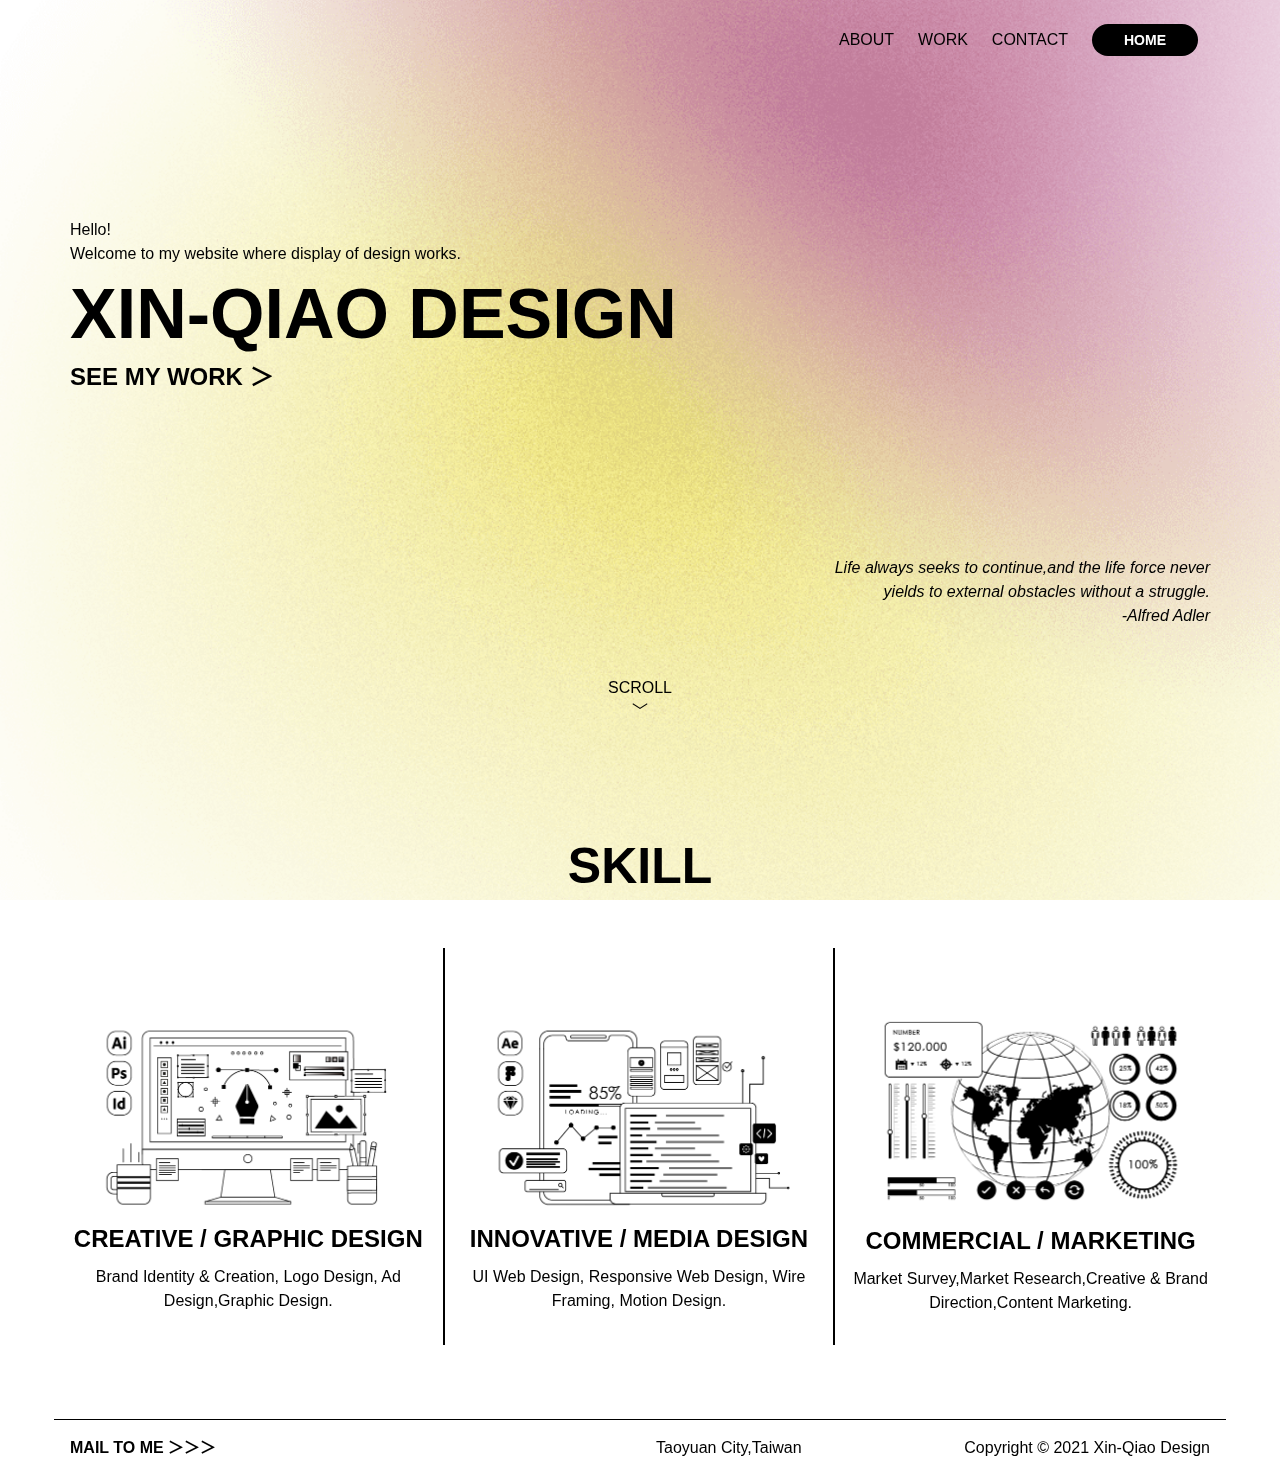
<file: index.html>
<!DOCTYPE html>
<html lang="zh-TW">
<head>
	<meta charset="UTF-8">
	<meta name="viewport" content="width=device-width, initial-scale=1.0">
	<title>Xin-Qiao Design</title>
	<link rel="apple-touch-icon" sizes="180x180" href="favicon_io/apple-touch-icon.png">
	<link rel="icon" type="image/png" sizes="32x32" href="favicon_io/favicon-32x32.png">
	<link rel="icon" type="image/png" sizes="16x16" href="favicon_io/favicon-16x16.png">
	<link rel="manifest" href="favicon_io/site.webmanifest">
	<!-- CSS -->
	<link rel="stylesheet" href="css/base.css">
	<link rel="stylesheet" href="css/layout.css">
	<link rel="stylesheet" href="css/animate.css">
	<link rel="stylesheet" href="css/component.css">


</head>
<body>
	<div class="wrapper">
		<!-- Start bg -->
		<div class="bg"></div>
		<!-- End bg -->

		<!-- Start header -->
		<div class="navbar u-clearfix">
			<div class="container">
				<div class="logo navbar__logo">
					<a href="index.html" class="logo__image"></a>
				</div>
				<div class="nav navbar__nav">
					<a href="#popup-menu" class="menu-toggle">
						<i class="icon fa fa-bars" aria-hidden="true"></i>
					</a>
					<ul id="popup-menu" class="menu menu--horizontal u-clearfix responsive-popup">
						<a href="#!" class="responsive-popup-close">
							<i class="icon fa fa-times" aria-hidden="true"></i>
						</a>
						<li><a class="menu__item" href="about.html">ABOUT</a></li>
						<li><a class="menu__item" href="work.html">WORK</a></li>
						<li><a class="menu__item" href="contact.html">CONTACT</a></li>
						<li>
							<div class="menu__item">
								<a class="btn btn--sm item__home" href="index.html">HOME</a>
							</div>
						</li>
					</ul>
				</div>
			</div>	
		</div>
		<!-- End header -->

		<!-- Start main -->
		<section>

			<!-- Start quote -->
			<div class="quote container">
				<div class="wow fadeInLeftBig">
					<h6 class="text--xs">Hello!<br>Welcome to my website where display of design works.</h6>
					<h3 class="text--lg">XIN-QIAO DESIGN</h3>
					<p><a href="work.html" class="text--sm text-btn seemore">SEE MY WORK ＞</a></p>
				</div>
				
				<div class="wow fadeInRightBig">
					<div class="u-mt-160">
						<h6 class="text--xs u-text-right quote-right">Life always seeks to continue,and the life force never<br>yields to external obstacles without a struggle.<br>-Alfred Adler</h6>
					</div>
				</div>	

				<div class="scroll wow slideInDown u-mt-48" data-wow-delay="1s" data-wow-iteration="10">
					<p class="text--xs u-text-center">SCROLL<br>﹀</p>
				</div>				
			</div>
			<!-- End quote -->


			<!-- Start skill -->
			<!-- <div class="skill"> -->
				<div class="container">
					<div class="wow slideInUp" data-wow-offset="10">
						<h3 class="text--md u-text-center u-mb-48">SKILL</h1>
						<div class="row u-mb-72">
							<div class="skill">
								<div class="col-sm-4 skill-box">
									<div class="thumbnail">
										<div class="imgbox">
											<div class="imgbox__inner imgbox__inner-4-3">
												<div class="images" style="background-image: url(images/skill-graphic.png);"></div>
											</div>
										</div>
										<div class="skill-info">
											<h3 class="text--sm u-text-center">CREATIVE / GRAPHIC DESIGN</h3>
											<h6 class="text--xs u-text-center">Brand Identity & Creation, Logo Design, Ad Design,Graphic Design.</h6>
										</div>
									</div>
								</div>
								<div class="col-sm-4 skill-box">
									<div class="thumbnail">
										<div class="imgbox">
											<div class="imgbox__inner imgbox__inner-4-3">
												<div class="images" style="background-image: url(images/skill-ui.png);"></div>
											</div>
										</div>
										<div class="skill-info">
											<h3 class="text--sm u-text-center">INNOVATIVE / MEDIA DESIGN</h3>
											<h6 class="text--xs u-text-center">UI Web Design, Responsive Web Design, Wire Framing, Motion Design.</h6>
										</div>
									</div>
								</div>	
								<div class="col-sm-4">
									<div class="thumbnail">
										<div class="imgbox">
											<div class="imgbox__inner imgbox__inner-4-3">
												<div class="images" style="background-image: url(images/skill-marketing.png);"></div>
											</div>
										</div>
										<div class="skill-info">
											<h3 class="text--sm u-text-center">COMMERCIAL / MARKETING</h3>
											<h6 class="text--xs u-text-center">Market Survey,Market Research,Creative & Brand Direction,Content Marketing.</h6>
										</div>
									</div>
								</div>	
							</div>														
						</div>
					</div>
				</div>
			<!-- </div> -->
			<!-- End skill -->

		</section>
		<!-- End main -->


		<!-- Start footer -->
		<footer class="footer">
			<div class="container footer-line clearfix">
				<div class="row">
					<div class="col-lg-6 col-sm-4">
						<p class="text--xs text--bold"><a href="mailto:cherry870721@gmail.com" class="textme">MAIL TO ME ＞＞＞</a></p>
					</div>
					<div class="col-lg-3 col-sm-3">
						<p class="text--xs">Taoyuan City,Taiwan</p>
					</div>
					<div class="col-lg-3 col-sm-5 footer-right">
						<p class="text--xs">Copyright © 2021 Xin-Qiao Design</p>
					</div>
				</div>			
			</div>
		</footer>
		<!-- End footer -->


	</div>

	<!-- javascript -->
	<script src="js/wow.min.js"></script>
	<script>
	new WOW().init();
	</script>

	
</body>
</html>
</file>
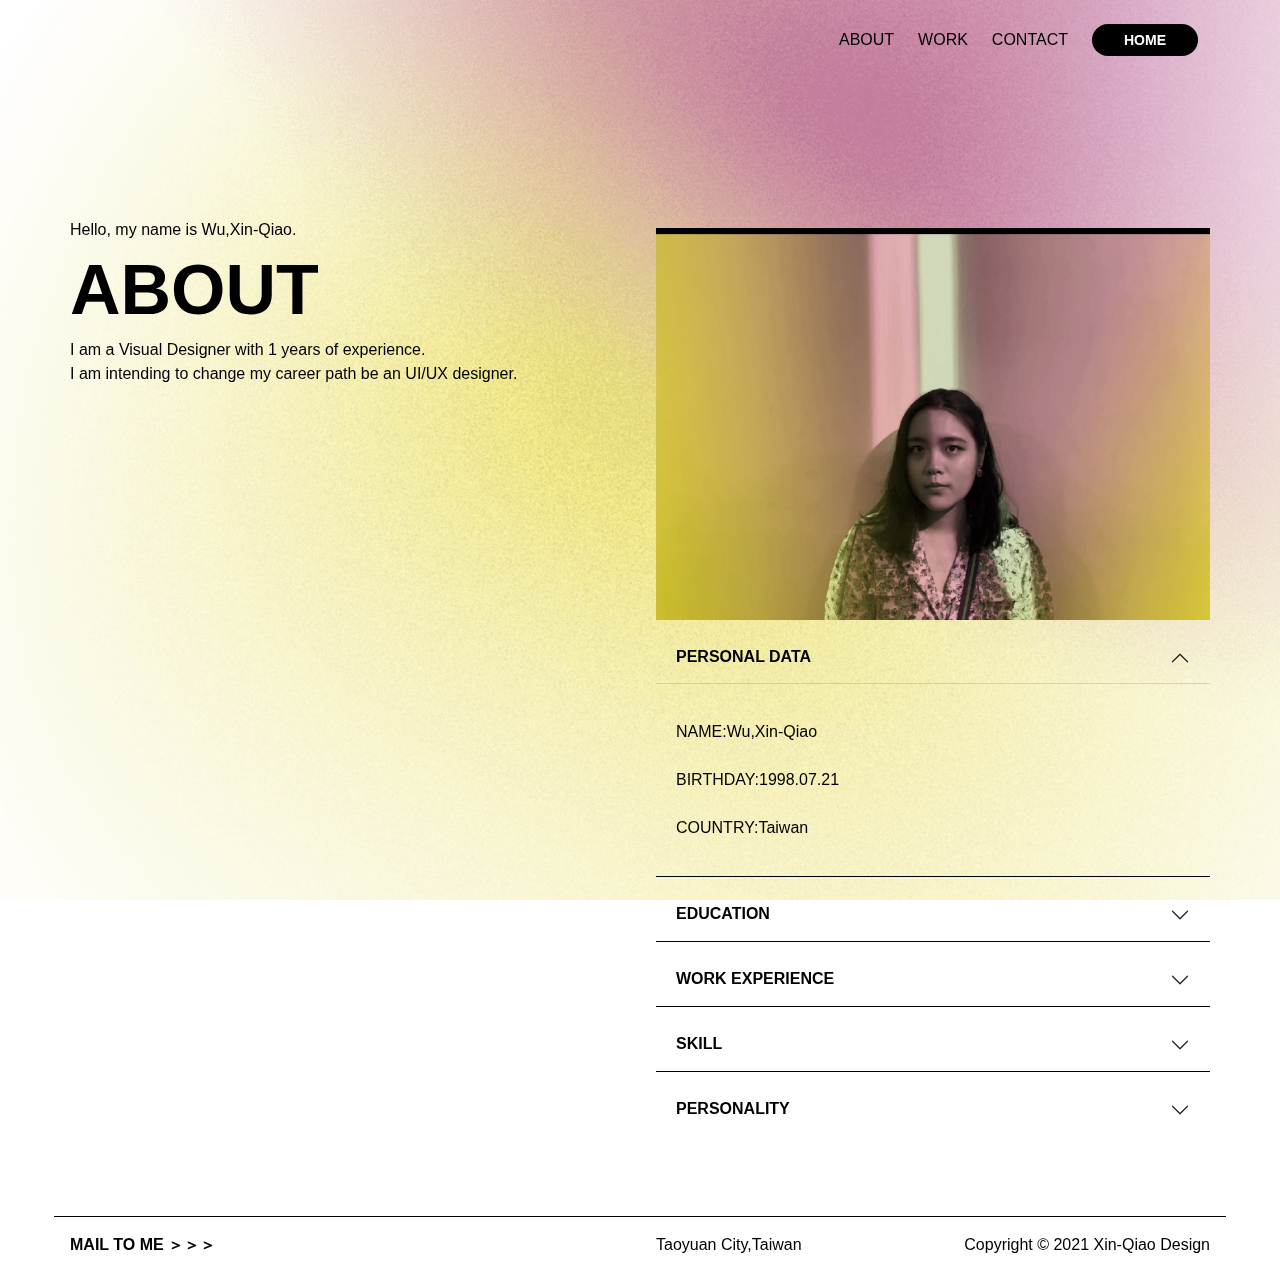
<file: about.html>
<!DOCTYPE html>
<html lang="en">
<head>
	<meta charset="UTF-8">
	<meta name="viewport" content="width=device-width, initial-scale=1.0">
	<title>Xin-Qiao Design - About</title>
	<meta name="description" content="Xin-Qiao Design,The website where displays of design works, including UI/UX Design, Graphic Design, Package Design and Film.">
	<link rel="apple-touch-icon" sizes="180x180" href="favicon_io/apple-touch-icon.png">
	<link rel="icon" type="image/png" sizes="32x32" href="favicon_io/favicon-32x32.png">
	<link rel="icon" type="image/png" sizes="16x16" href="favicon_io/favicon-16x16.png">
	<link rel="manifest" href="favicon_io/site.webmanifest">
	<!-- CSS -->
	<link rel="stylesheet" href="css/base.css">
	<link rel="stylesheet" href="css/layout.css">
	<link rel="stylesheet" href="css/animate.css">
	<link rel="stylesheet" href="css/component.css">
	
	<!-- Accordion-js -->
    <script src="https://cdn.jsdelivr.net/npm/bootstrap@5.0.0/dist/js/bootstrap.bundle.min.js"></script>

    <!-- user-select -->
	<style>
	body {
	-webkit-user-select:none;
	-webkit-touch-callout:none;
	-moz-user-select: none;
	}
	</style>

</head>
<body>
	<div class="wrapper">
		<!-- Start bg -->
		<div class="bg"></div>
		<!-- End bg -->

		<!-- Start header -->
		<div class="navbar u-clearfix">
			<div class="container">
				<div class="logo navbar__logo">
					<a href="index.html" class="logo__image"></a>
				</div>
				<div class="nav navbar__nav">
					<a href="#popup-menu" class="menu-toggle">
						<i class="icon fa fa-bars" aria-hidden="true"></i>
					</a>
					<ul id="popup-menu" class="menu menu--horizontal u-clearfix responsive-popup">
						<a href="#!" class="responsive-popup-close">
							<i class="icon fa fa-times" aria-hidden="true"></i>
						</a>
						<li><a class="menu__item" href="about.html">ABOUT</a></li>
						<li><a class="menu__item" href="work.html">WORK</a></li>
						<li><a class="menu__item" href="contact.html">CONTACT</a></li>
						<li>
							<div class="menu__item">
								<a class="btn btn--sm item__home" href="index.html">HOME</a>
							</div>
						</li>
					</ul>
				</div>
			</div>	
		</div>
		<!-- End header -->

		<!-- Start main -->
		<section>

			<!-- Start portfil -->
			<div class="quote">
				<div class="container">
					<div class="row">
						<div class="col-sm-6">
							<div class="wow fadeInLeftBig">
								<h6 class="text--xs">Hello, my name is Wu,Xin-Qiao.</h6>
								<h3 class="text--lg">ABOUT</h3>
								<h6 class="text--xs">I am a  Visual Designer with 1 years of experience.<br>I am intending to change my career path be an UI/UX designer.
								</h6>
							</div>
						</div>
						<div class="col-sm-6">
							<div class="imgbox">
								<div class="imgbox__inner imgbox__inner-4-3">
									<div class="images" style="background-image: url(images/about_photo.jpg);"></div>
								</div>
							</div>

							<!-- Accordion Start -->
							<div class="accordion accordion-flush accrodion-my" id="myAccordion">
					        <div class="accordion-item">
					          <h2 class="accordion-header" id="heading1">
					            <button class="accordion-button" type="button" data-bs-toggle="collapse" data-bs-target="#collapse1">
					              PERSONAL DATA</button>
					          </h2>
					          <div id="collapse1" class="accordion-collapse collapse show" data-bs-parent="#myAccordion">
					            <div class="accordion-body">
					            	<p>NAME:Wu,Xin-Qiao</p>
									<p>BIRTHDAY:1998.07.21</p>
									<p>COUNTRY:Taiwan</p>
					            </div>
					          </div>
					        </div>		
					        <div class="accordion-item">
					          <h2 class="accordion-header" id="heading2">
					            <button class="accordion-button collapsed" type="button" data-bs-toggle="collapse" data-bs-target="#collapse2">
					              EDUCATION</button>
					          </h2>
					          <div id="collapse2" class="accordion-collapse collapse" data-bs-parent="#myAccordion">
					            <div class="accordion-body">
					            	<p>2017.09-2020.06<br>NTUB Commercial Design and Management Degree</p>
									<p>2015.09-2017.06<br>SSSH Advertising Design Department</p>
					            </div>
					          </div>
					        </div>		
					        <div class="accordion-item">
					          <h2 class="accordion-header" id="heading3">
					            <button class="accordion-button collapsed" type="button" data-bs-toggle="collapse" data-bs-target="#collapse3">
					              WORK EXPERIENCE</button>
					          </h2>
					          <div id="collapse3" class="accordion-collapse collapse" data-bs-parent="#myAccordion">
					            <div class="accordion-body">
					              <p>2020.07-2021.07<br>Visual Designer in <a href="http://www.skyline-hotels.com.tw/tw/">SkyLine Hotel</a></p>
					              <p>2019.10-now(side job)<br>Visual Designer in <a href="https://www.londonimg.tw">LondonImg</a></p>
					              <P>2019.07-2019.08<br>Design Intern in <a href="http://outlookchina.net">OutlookChina</a></P>
					            </div>
					          </div>
					        </div>
					        <div class="accordion-item">
					          <h2 class="accordion-header" id="heading4">
					            <button class="accordion-button collapsed" type="button" data-bs-toggle="collapse" data-bs-target="#collapse4">
					              SKILL</button>
					          </h2>
					          <div id="collapse4" class="accordion-collapse collapse" data-bs-parent="#myAccordion">
					            <div class="accordion-body">
					              <p>MASTER:Illustrator, Photoshop, InDesign,After Effect, Premiere, Sublime, Figma, Sketch, XD</p>
					              <p>KNOW:HTML, CSS, Bootstrap5, RWD web</p>
					            </div>
					          </div>
					        </div>
					        <div class="accordion-item">
					          <h2 class="accordion-header" id="heading5">
					            <button class="accordion-button collapsed" type="button" data-bs-toggle="collapse" data-bs-target="#collapse5">
					              PERSONALITY</button>
					          </h2>
					          <div id="collapse5" class="accordion-collapse collapse" data-bs-parent="#myAccordion">
					            <div class="accordion-body">
					              <p>．Mature and resourceful.</p>
					              <p>．Highly flexibility.</p>
					              <P>．Works well in a diverse work force.</P>
					              <p>．Highly organized and efficient.</p>
					              <p>．Ability to work independently.</p>
					              <P>I’m not afraid of trying new thing, I think that having an open mind is the most important personality trait for being a designer.I’m an efficient person, knowing self-requirement to make me continue to progress.Then I believe I can bring what I learn into full play in my profession field.</P>
					            </div>
					          </div>
					        </div>
					      </div>
					      <!-- Accordion End -->

						</div>
					</div>						
				</div>
			</div>
			<!-- End portfil -->

					              

		<!-- End main -->
		</section>


		<!-- Start footer -->
		<footer class="footer">
			<div class="container footer-line clearfix">
				<div class="row">
					<div class="col-lg-6 col-sm-4">
						<p class="text--xs text--bold"><a href="mailto:cherry870721@gmail.com" class="textme">MAIL TO ME ＞＞＞</a></p>
					</div>
					<div class="col-lg-3 col-sm-3">
						<p class="text--xs">Taoyuan City,Taiwan</p>
					</div>
					<div class="col-lg-3 col-sm-5 footer-right">
						<p class="text--xs">Copyright © 2021 Xin-Qiao Design</p>
					</div>
				</div>			
			</div>
		</footer>
		<!-- End footer -->

	</div>

	<!-- javascript -->
	<script src="js/wow.min.js"></script>
	<script>
	new WOW().init();
	</script>

	<!-- Global site tag (gtag.js) - Google Analytics -->
	<script async src="https://www.googletagmanager.com/gtag/js?id=G-LD80R6RLWB"></script>
	<script>
	  window.dataLayer = window.dataLayer || [];
	  function gtag(){dataLayer.push(arguments);}
	  gtag('js', new Date());

	  gtag('config', 'G-LD80R6RLWB');
	</script>

	
</body>
</html>
</file>
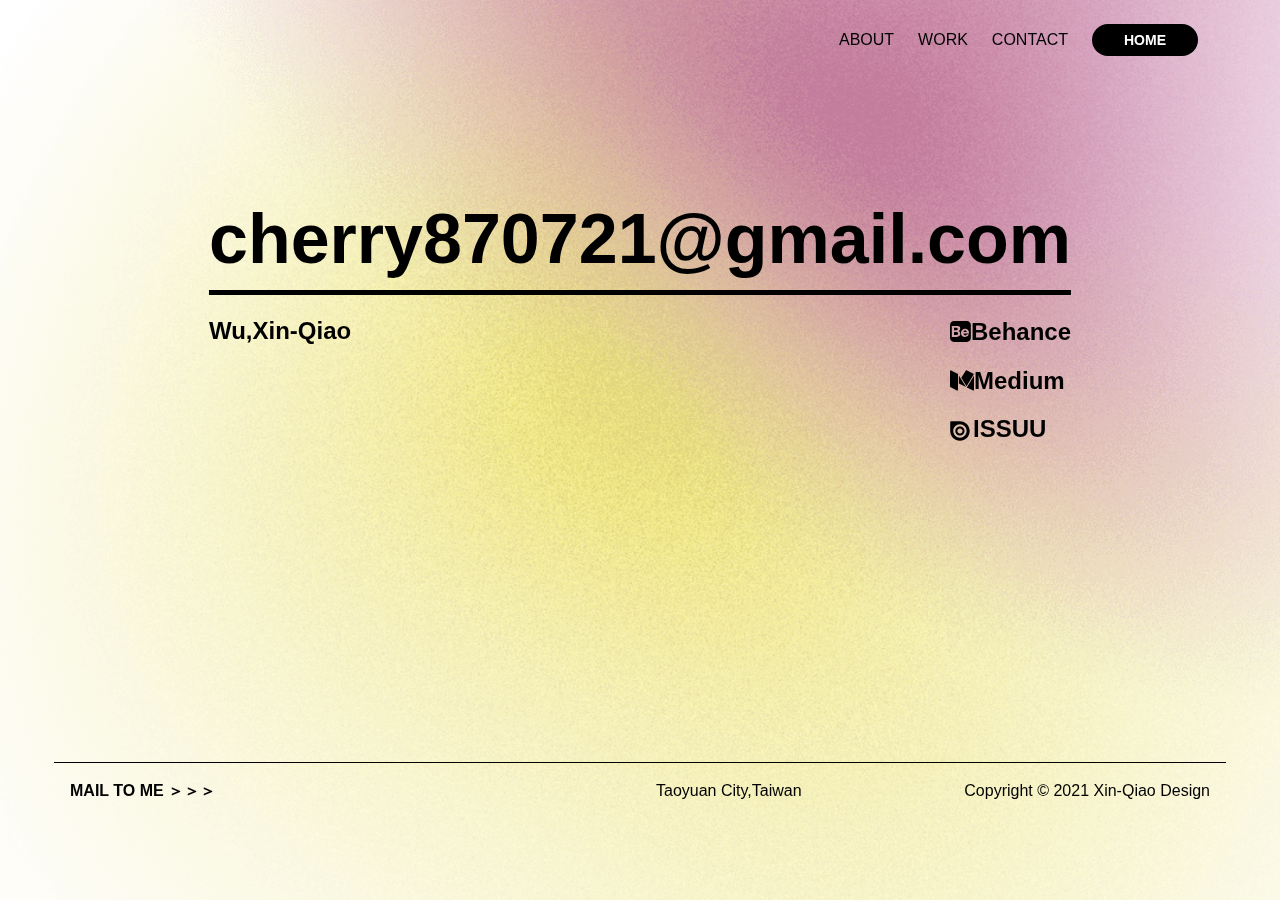
<file: contact.html>
<!DOCTYPE html>
<html lang="en">
<head>
	<meta charset="UTF-8">
	<meta name="viewport" content="width=device-width, initial-scale=1.0">
	<title>Xin-Qiao Design - Contact</title>
	<meta name="description" content="Xin-Qiao Design,The website where displays of design works, including UI/UX Design, Graphic Design, Package Design and Film.">
	<link rel="apple-touch-icon" sizes="180x180" href="favicon_io/apple-touch-icon.png">
	<link rel="icon" type="image/png" sizes="32x32" href="favicon_io/favicon-32x32.png">
	<link rel="icon" type="image/png" sizes="16x16" href="favicon_io/favicon-16x16.png">
	<link rel="manifest" href="favicon_io/site.webmanifest">
	<!-- CSS -->
	<link rel="stylesheet" href="css/base.css">
	<link rel="stylesheet" href="css/layout.css">
	<link rel="stylesheet" href="css/animate.css">
	<link rel="stylesheet" href="css/component.css">
	<!-- user-select -->
	<style>
	body {
	-webkit-user-select:none;
	-webkit-touch-callout:none;
	-moz-user-select: none;
	}
	</style>

</head>

<body>
	<div class="wrapper">
		<!-- Start bg -->
		<div class="bg"></div>
		<!-- End bg -->

		<!-- Start header -->
		<div class="navbar u-clearfix">
			<div class="container">
				<div class="logo navbar__logo">
					<a href="index.html" class="logo__image"></a>
				</div>
				<div class="nav navbar__nav">
					<a href="#popup-menu" class="menu-toggle">
						<i class="icon fa fa-bars" aria-hidden="true"></i>
					</a>
					<ul id="popup-menu" class="menu menu--horizontal u-clearfix responsive-popup">
						<a href="#!" class="responsive-popup-close">
							<i class="icon fa fa-times" aria-hidden="true"></i>
						</a>
						<li><a class="menu__item" href="about.html">ABOUT</a></li>
						<li><a class="menu__item" href="work.html">WORK</a></li>
						<li><a class="menu__item" href="contact.html">CONTACT</a></li>
						<li>
							<div class="menu__item">
								<a class="btn btn--sm item__home" href="index.html">HOME</a>
							</div>
						</li>
					</ul>
				</div>		
			</div>	
		</div>
		<!-- End header -->

		<!-- Start main -->
		<div class="container">
			<div class="contact u-mt-48  wow pulse">
				<div class="contact-box">
					<div class="contact-inner">
						<p class="text--lg"><a href="mailto:cherry870721@gmail.com" class="contacts-mail">cherry870721@gmail.com</a></p>
					</div>
					<div class="contact-inner u-pull-left">
						<p class="text--sm">Wu,Xin-Qiao</p>
					</div>
					<div class="contact-inner u-pull-right">
						<p class="text--sm"><a href="https://www.behance.net/ssfhk168tw063e"><i class="fa fa-behance-square" style="color: #000"></i>Behance</a></p>
						<p class="text--sm"><a href="https://medium.com/@cherry870721"><i class="fa fa-medium" style="color: #000"></i>Medium</a></p>
						<p class="text--sm"><a href="https://issuu.com/xinqiao_"><span class="icons-issuu"></span>ISSUU</a></p>
					</div>
				</div>
			</div>
		</div>


		<!-- End main -->

		<!-- Start footer -->
		<footer class="footer">
			<div class="container footer-line clearfix">
				<div class="row">
					<div class="col-lg-6 col-sm-4">
						<p class="text--xs text--bold"><a href="mailto:cherry870721@gmail.com" class="textme">MAIL TO ME ＞＞＞</a></p>
					</div>
					<div class="col-lg-3 col-sm-3">
						<p class="text--xs">Taoyuan City,Taiwan</p>
					</div>
					<div class="col-lg-3 col-sm-5 footer-right">
						<p class="text--xs">Copyright © 2021 Xin-Qiao Design</p>
					</div>
				</div>			
			</div>
		</footer>
		<!-- End footer -->


	</div>

	<!-- javascript -->
	<script src="js/wow.min.js"></script>
	<script>
	new WOW().init();
	</script>

	<!-- Global site tag (gtag.js) - Google Analytics -->
	<script async src="https://www.googletagmanager.com/gtag/js?id=G-LD80R6RLWB"></script>
	<script>
	  window.dataLayer = window.dataLayer || [];
	  function gtag(){dataLayer.push(arguments);}
	  gtag('js', new Date());

	  gtag('config', 'G-LD80R6RLWB');
	</script>



</body>
</html>
</file>
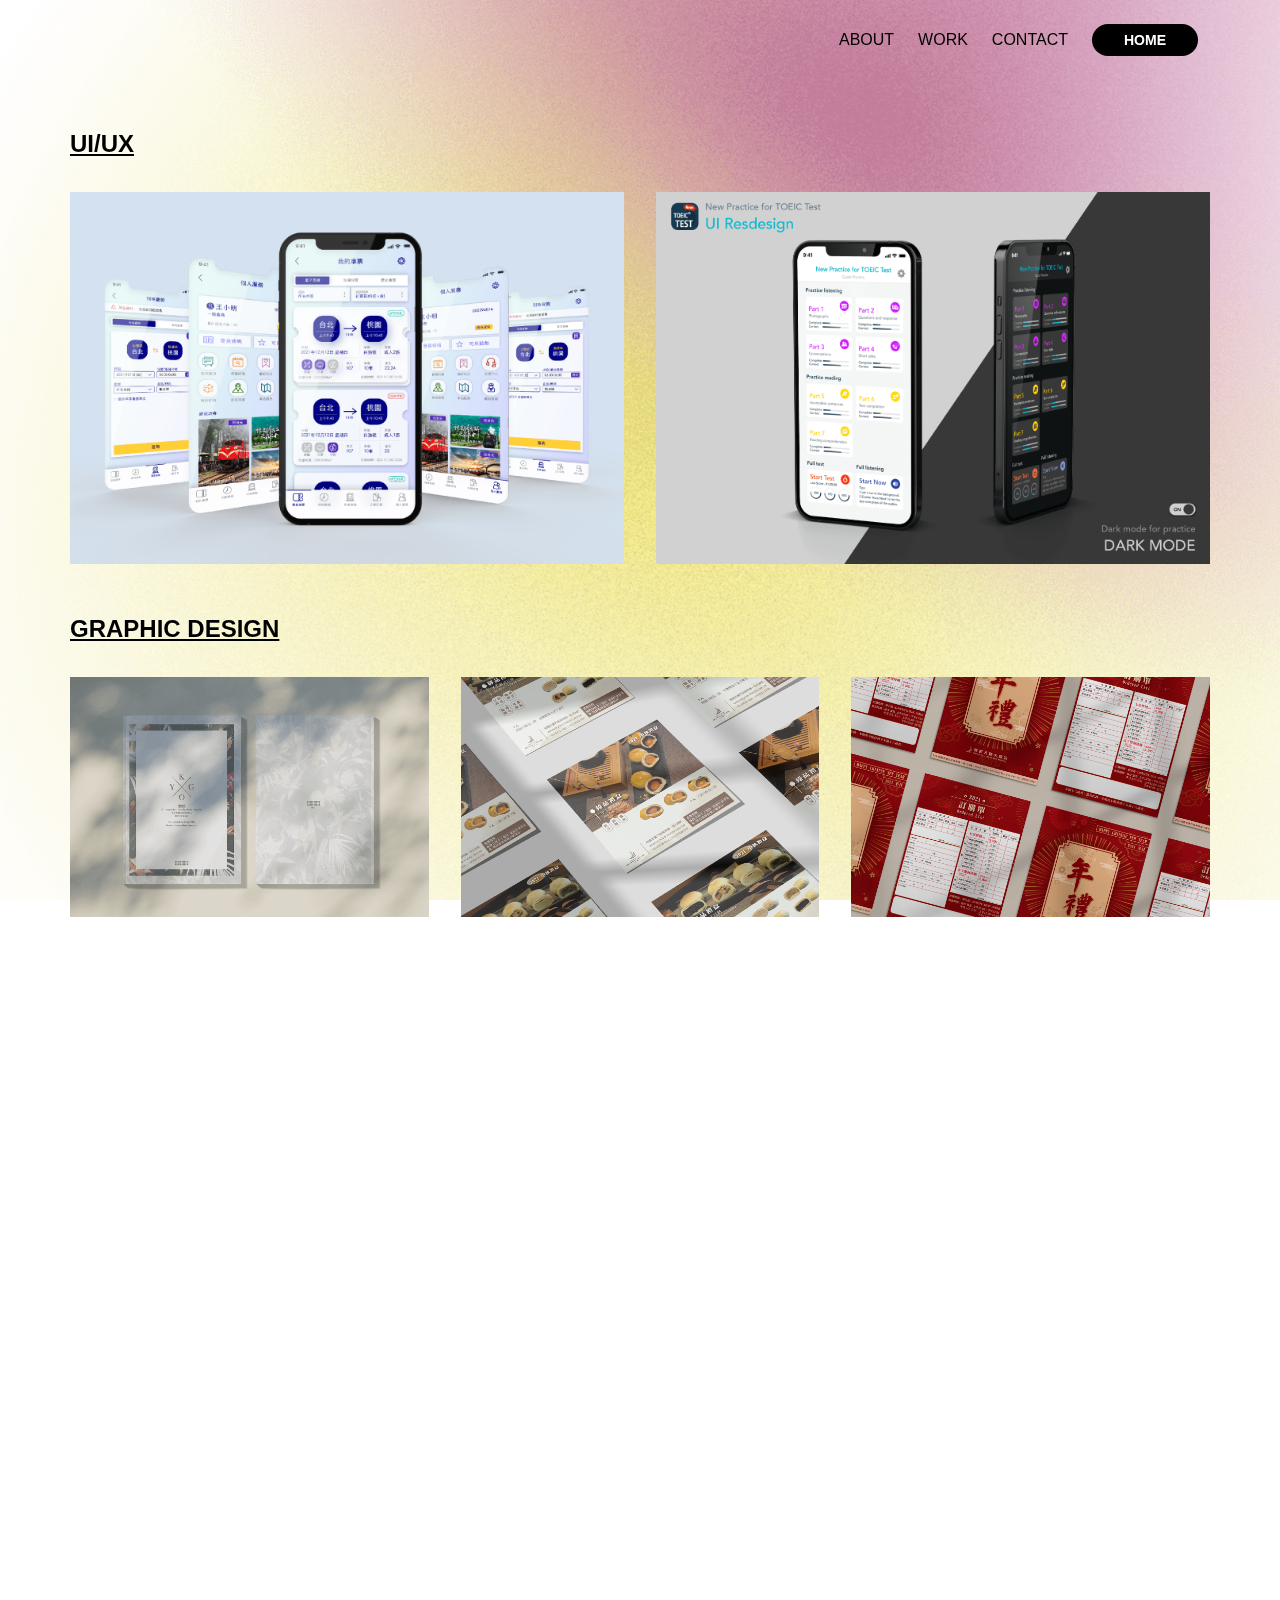
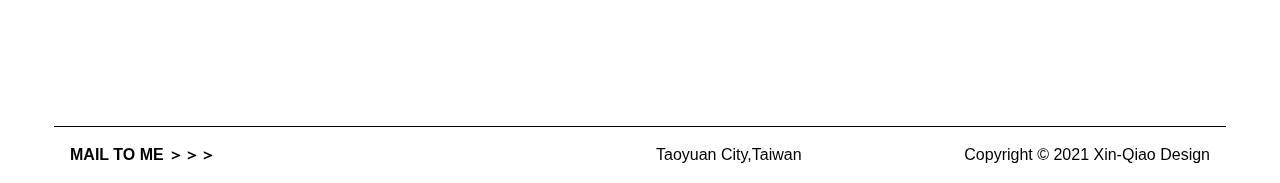
<file: work.html>
<!DOCTYPE html>
<html lang="en">
<head>
	<meta charset="UTF-8">
	<meta name="viewport" content="width=device-width, initial-scale=1.0">
	<title>Xin-Qiao Design - Work</title>
	<meta name="description" content="Xin-Qiao Design,The website where displays of design works, including UI/UX Design, Graphic Design, Package Design and Film.">
	<link rel="apple-touch-icon" sizes="180x180" href="favicon_io/apple-touch-icon.png">
	<link rel="icon" type="image/png" sizes="32x32" href="favicon_io/favicon-32x32.png">
	<link rel="icon" type="image/png" sizes="16x16" href="favicon_io/favicon-16x16.png">
	<link rel="manifest" href="favicon_io/site.webmanifest">
	<!-- Plugins -->
    <link rel="stylesheet" href="css/plugins/fancybox/jquery.fancybox.min.css">
	<!-- CSS -->
	<link rel="stylesheet" href="css/base.css">
	<link rel="stylesheet" href="css/layout.css">
	<link rel="stylesheet" href="css/animate.css">
	<link rel="stylesheet" href="css/component.css">
	<!-- user-select -->
	<style>
	body {
	-webkit-user-select:none;
	-webkit-touch-callout:none;
	-moz-user-select: none;
	}
	</style>



</head>

<body>
	<div class="wrapper">
		<!-- Start bg -->
		<div class="bg"></div>
		<!-- End bg -->

		<!-- Start header -->
		<div class="navbar u-clearfix">
			<div class="container">
				<div class="logo navbar__logo">
					<a href="index.html" class="logo__image"></a>
				</div>
				<div class="nav navbar__nav">
					<a href="#popup-menu" class="menu-toggle">
						<i class="icon fa fa-bars" aria-hidden="true"></i>
					</a>
					<ul id="popup-menu" class="menu menu--horizontal u-clearfix responsive-popup">
						<a href="#!" class="responsive-popup-close">
							<i class="icon fa fa-times" aria-hidden="true"></i>
						</a>
						<li><a class="menu__item" href="about.html">ABOUT</a></li>
						<li><a class="menu__item" href="work.html">WORK</a></li>
						<li><a class="menu__item" href="contact.html">CONTACT</a></li>
						<li>
							<div class="menu__item">
								<a class="btn btn--sm item__home" href="index.html">HOME</a>
							</div>
						</li>
					</ul>
				</div>
			</div>	
		</div>
		<!-- End header -->

		<!-- Start main -->
		<div class="work-box">
			<div class="container">
				<div class="wow fadeInUp"  data-wow-delay="0.5s">
					<h3 class="text--sm text--underline u-mt-48">UI/UX</h3>
					<div class="row">
						<div class="col-sm-6">
							<a href="UIwork-1.html" class="gallery__item">
	                		<img src="images/ui-1.png" class="images">
	            			</a>
						</div>
						<div class="col-sm-6">
							<a href="UIwork-2.html" class="gallery__item">
	                		<img src="images/ui-2.png" class="images">
	            			</a>
						</div>
					</div>
				</div>
			</div>
			<div class="container">
				<div class="wow fadeInUp" data-wow-delay="0.5s">
					<h3 class="text--sm text--underline u-mt-24">GRAPHIC DESIGN</h3>
					<div class="row">
						<div class="col-sm-4">
							<a href="images/graphic-1-2.png" data-fancybox="group2" class="gallery__item" title="Music Magazine | Tropical House Music">
	                		<img src="images/graphic-1.png" class="images">
	            			</a>
						</div>
						<div class="col-sm-4">
							<!-- <a href="images/graphic-2-2.png" data-fancybox="group2" class="gallery__item" title="Guangzhou Summer Intern Souvenir">
	                		<img src="images/graphic-2.png" class="images">
	            			</a> -->
	            			<a href="images/graphic-4-2.png" data-fancybox="group2" class="gallery__item" title="Mid-Autumn Festival Gifts | Flyer Design">
	                		<img src="images/graphic-4.png" class="images">
	            			</a>
						</div>
						<div class="col-sm-4">
							<!-- <a href="images/graphic-3-2.png" data-fancybox="group2" class="gallery__item" title="Touyuan Sight-Seeing Bus Ticket">
	                		<img src="images/graphic-3.png" class="images">
	            			</a> -->
	            			<a href="images/graphic-5-2.png" data-fancybox="group2" class="gallery__item" title="New Year Gifts | Packages & Flyer Design">
	                		<img src="images/graphic-5.png" class="images">
	            			</a>
						</div>
					</div>
					<!-- <div class="row">
						<div class="col-sm-4">
							<a href="images/graphic-4-2.png" data-fancybox="group2" class="gallery__item" title="Mid-Autumn Festival Gifts | Flyer Design">
	                		<img src="images/graphic-4.png" class="images">
	            			</a>
						</div>
						<div class="col-sm-4">
							<a href="images/graphic-5-2.png" data-fancybox="group2" class="gallery__item" title="New Year Gifts | Packages & Flyer Design">
	                		<img src="images/graphic-5.png" class="images">
	            			</a>
						</div>
						<div class="col-sm-4">
							<a href="images/graphic-6-2.png" data-fancybox="group2" class="gallery__item" title="Zen Jin Dian | Learn the correct knowledges of meridians">
	                		<img src="images/graphic-6.png" class="images">
	            			</a>
						</div>
					</div> -->
				</div>
			</div>
			<div class="container">
				<div class="wow fadeInUp" data-wow-delay="0.5s">
					<h3 class="text--sm text--underline u-mt-24">PACKAGE DESIGN</h3>
					<div class="row">
						<div class="col-sm-4">
							<a href="images/package-1-2.png" data-fancybox="group3" class="gallery__item" title="Screen Protector Package">
	                		<img src="images/package-1.png" class="images">
	            			</a>
						</div>
						<div class="col-sm-4">
							<a href="images/package-2-2.png" data-fancybox="group3" class="gallery__item" title="iPhone Case Package">
	                		<img src="images/package-2.png" class="images">
	            			</a>
						</div>
						<div class="col-sm-4">
							<a href="images/package-3-2.png" data-fancybox="group3" class="gallery__item" title="English Teaching Material | Globe & Illustrator Design">
	                		<img src="images/package-3.png" class="images">
	            			</a>
						</div>
					</div>
				</div>
			</div>
			<div class="container">
				<div class="wow fadeInUp" data-wow-offset="20">
					<h3 class="text--sm text--underline u-mt-24">FILM</h3>
					<div class="row">
						<div class="col-sm-6 u-mb-48">
							<iframe class="work-video" src="https://www.youtube.com/embed/jvnuh_o4RZ0" title="YouTube video player" frameborder="0" allow="accelerometer; autoplay; clipboard-write; encrypted-media; gyroscope; picture-in-picture" allowfullscreen></iframe>
						</div>
						<!-- <div class="col-sm-6 u-mb-48">
							<iframe class="work-video" src="https://www.youtube.com/embed/R63QTuFo8XE" title="YouTube video player" frameborder="0" allow="accelerometer; autoplay; clipboard-write; encrypted-media; gyroscope; picture-in-picture" allowfullscreen></iframe>
						</div> -->
					</div>
				</div>
			</div>
		</div>

		<!-- End main -->

		<!-- Start footer -->
		<footer class="footer">
			<div class="container footer-line clearfix">
				<div class="row">
					<div class="col-lg-6 col-sm-4">
						<p class="text--xs text--bold"><a href="mailto:cherry870721@gmail.com" class="textme">MAIL TO ME ＞＞＞</a></p>
					</div>
					<div class="col-lg-3 col-sm-3">
						<p class="text--xs">Taoyuan City,Taiwan</p>
					</div>
					<div class="col-lg-3 col-sm-5 footer-right">
						<p class="text--xs">Copyright © 2021 Xin-Qiao Design</p>
					</div>
				</div>			
			</div>
		</footer>
		<!-- End footer -->


	</div>

	<!-- javascript -->
	<script src="js/wow.min.js"></script>
	<script>
	new WOW().init();
	</script>

    <!-- jQuery -->
    <script src="js/plugins/jquery-3.2.1.min.js"></script>

    <!-- fancybox -->
    <script src="js/plugins/fancybox/jquery.fancybox.min.js"></script>

    <!-- Global site tag (gtag.js) - Google Analytics -->
	<script async src="https://www.googletagmanager.com/gtag/js?id=G-LD80R6RLWB"></script>
	<script>
	  window.dataLayer = window.dataLayer || [];
	  function gtag(){dataLayer.push(arguments);}
	  gtag('js', new Date());

	  gtag('config', 'G-LD80R6RLWB');
	</script>



</body>
</html>
</file>
<file: css/layout.css>
/*
 * You can say something about your file if you need it!
 */
/*-------------------------*/
/* $Catalog 
---------------------------*/
/** 
 * Catalog
 * Grid
**/

/*-------------------------*/
/* $Grid 
---------------------------*/
/*!
 * Bootstrap v3.3.7 (http://getbootstrap.com)
 * Copyright 2011-2016 Twitter, Inc.
 * Licensed under MIT (https://github.com/twbs/bootstrap/blob/master/LICENSE)
 */
.container {
  margin-right: auto;
  margin-left: auto;
  padding-left: 16px;
  padding-right: 16px;
  max-width: 1172px;
}
.container-fluid {
  margin-right: auto;
  margin-left: auto;
  padding-left: 16px;
  padding-right: 16px;
}
.row {
  margin-left: -16px;
  margin-right: -16px;
}
.col-xs-1, .col-sm-1, .col-md-1, .col-lg-1, .col-xs-2, .col-sm-2, .col-md-2, .col-lg-2, .col-xs-3, .col-sm-3, .col-md-3, .col-lg-3, .col-xs-4, .col-sm-4, .col-md-4, .col-lg-4, .col-xs-5, .col-sm-5, .col-md-5, .col-lg-5, .col-xs-6, .col-sm-6, .col-md-6, .col-lg-6, .col-xs-7, .col-sm-7, .col-md-7, .col-lg-7, .col-xs-8, .col-sm-8, .col-md-8, .col-lg-8, .col-xs-9, .col-sm-9, .col-md-9, .col-lg-9, .col-xs-10, .col-sm-10, .col-md-10, .col-lg-10, .col-xs-11, .col-sm-11, .col-md-11, .col-lg-11, .col-xs-12, .col-sm-12, .col-md-12, .col-lg-12 {
  position: relative;
  min-height: 1px;
  padding-left: 16px;
  padding-right: 16px;
}
.col-xs-1, .col-xs-2, .col-xs-3, .col-xs-4, .col-xs-5, .col-xs-6, .col-xs-7, .col-xs-8, .col-xs-9, .col-xs-10, .col-xs-11, .col-xs-12 {
  float: left;
}
.col-xs-12 {
  width: 100%;
}
.col-xs-11 {
  width: 91.66666667%;
}
.col-xs-10 {
  width: 83.33333333%;
}
.col-xs-9 {
  width: 75%;
}
.col-xs-8 {
  width: 66.66666667%;
}
.col-xs-7 {
  width: 58.33333333%;
}
.col-xs-6 {
  width: 50%;
}
.col-xs-5 {
  width: 41.66666667%;
}
.col-xs-4 {
  width: 33.33333333%;
}
.col-xs-3 {
  width: 25%;
}
.col-xs-2 {
  width: 16.66666667%;
}
.col-xs-1 {
  width: 8.33333333%;
}
.col-xs-pull-12 {
  right: 100%;
}
.col-xs-pull-11 {
  right: 91.66666667%;
}
.col-xs-pull-10 {
  right: 83.33333333%;
}
.col-xs-pull-9 {
  right: 75%;
}
.col-xs-pull-8 {
  right: 66.66666667%;
}
.col-xs-pull-7 {
  right: 58.33333333%;
}
.col-xs-pull-6 {
  right: 50%;
}
.col-xs-pull-5 {
  right: 41.66666667%;
}
.col-xs-pull-4 {
  right: 33.33333333%;
}
.col-xs-pull-3 {
  right: 25%;
}
.col-xs-pull-2 {
  right: 16.66666667%;
}
.col-xs-pull-1 {
  right: 8.33333333%;
}
.col-xs-pull-0 {
  right: auto;
}
.col-xs-push-12 {
  left: 100%;
}
.col-xs-push-11 {
  left: 91.66666667%;
}
.col-xs-push-10 {
  left: 83.33333333%;
}
.col-xs-push-9 {
  left: 75%;
}
.col-xs-push-8 {
  left: 66.66666667%;
}
.col-xs-push-7 {
  left: 58.33333333%;
}
.col-xs-push-6 {
  left: 50%;
}
.col-xs-push-5 {
  left: 41.66666667%;
}
.col-xs-push-4 {
  left: 33.33333333%;
}
.col-xs-push-3 {
  left: 25%;
}
.col-xs-push-2 {
  left: 16.66666667%;
}
.col-xs-push-1 {
  left: 8.33333333%;
}
.col-xs-push-0 {
  left: auto;
}
.col-xs-offset-12 {
  margin-left: 100%;
}
.col-xs-offset-11 {
  margin-left: 91.66666667%;
}
.col-xs-offset-10 {
  margin-left: 83.33333333%;
}
.col-xs-offset-9 {
  margin-left: 75%;
}
.col-xs-offset-8 {
  margin-left: 66.66666667%;
}
.col-xs-offset-7 {
  margin-left: 58.33333333%;
}
.col-xs-offset-6 {
  margin-left: 50%;
}
.col-xs-offset-5 {
  margin-left: 41.66666667%;
}
.col-xs-offset-4 {
  margin-left: 33.33333333%;
}
.col-xs-offset-3 {
  margin-left: 25%;
}
.col-xs-offset-2 {
  margin-left: 16.66666667%;
}
.col-xs-offset-1 {
  margin-left: 8.33333333%;
}
.col-xs-offset-0 {
  margin-left: 0%;
}
@media (min-width: 768px) {
  .col-sm-1, .col-sm-2, .col-sm-3, .col-sm-4, .col-sm-5, .col-sm-6, .col-sm-7, .col-sm-8, .col-sm-9, .col-sm-10, .col-sm-11, .col-sm-12 {
    float: left;
  }
  .col-sm-12 {
    width: 100%;
  }
  .col-sm-11 {
    width: 91.66666667%;
  }
  .col-sm-10 {
    width: 83.33333333%;
  }
  .col-sm-9 {
    width: 75%;
  }
  .col-sm-8 {
    width: 66.66666667%;
  }
  .col-sm-7 {
    width: 58.33333333%;
  }
  .col-sm-6 {
    width: 50%;
  }
  .col-sm-5 {
    width: 41.66666667%;
  }
  .col-sm-4 {
    width: 33.33333333%;
  }
  .col-sm-3 {
    width: 25%;
  }
  .col-sm-2 {
    width: 16.66666667%;
  }
  .col-sm-1 {
    width: 8.33333333%;
  }
  .col-sm-pull-12 {
    right: 100%;
  }
  .col-sm-pull-11 {
    right: 91.66666667%;
  }
  .col-sm-pull-10 {
    right: 83.33333333%;
  }
  .col-sm-pull-9 {
    right: 75%;
  }
  .col-sm-pull-8 {
    right: 66.66666667%;
  }
  .col-sm-pull-7 {
    right: 58.33333333%;
  }
  .col-sm-pull-6 {
    right: 50%;
  }
  .col-sm-pull-5 {
    right: 41.66666667%;
  }
  .col-sm-pull-4 {
    right: 33.33333333%;
  }
  .col-sm-pull-3 {
    right: 25%;
  }
  .col-sm-pull-2 {
    right: 16.66666667%;
  }
  .col-sm-pull-1 {
    right: 8.33333333%;
  }
  .col-sm-pull-0 {
    right: auto;
  }
  .col-sm-push-12 {
    left: 100%;
  }
  .col-sm-push-11 {
    left: 91.66666667%;
  }
  .col-sm-push-10 {
    left: 83.33333333%;
  }
  .col-sm-push-9 {
    left: 75%;
  }
  .col-sm-push-8 {
    left: 66.66666667%;
  }
  .col-sm-push-7 {
    left: 58.33333333%;
  }
  .col-sm-push-6 {
    left: 50%;
  }
  .col-sm-push-5 {
    left: 41.66666667%;
  }
  .col-sm-push-4 {
    left: 33.33333333%;
  }
  .col-sm-push-3 {
    left: 25%;
  }
  .col-sm-push-2 {
    left: 16.66666667%;
  }
  .col-sm-push-1 {
    left: 8.33333333%;
  }
  .col-sm-push-0 {
    left: auto;
  }
  .col-sm-offset-12 {
    margin-left: 100%;
  }
  .col-sm-offset-11 {
    margin-left: 91.66666667%;
  }
  .col-sm-offset-10 {
    margin-left: 83.33333333%;
  }
  .col-sm-offset-9 {
    margin-left: 75%;
  }
  .col-sm-offset-8 {
    margin-left: 66.66666667%;
  }
  .col-sm-offset-7 {
    margin-left: 58.33333333%;
  }
  .col-sm-offset-6 {
    margin-left: 50%;
  }
  .col-sm-offset-5 {
    margin-left: 41.66666667%;
  }
  .col-sm-offset-4 {
    margin-left: 33.33333333%;
  }
  .col-sm-offset-3 {
    margin-left: 25%;
  }
  .col-sm-offset-2 {
    margin-left: 16.66666667%;
  }
  .col-sm-offset-1 {
    margin-left: 8.33333333%;
  }
  .col-sm-offset-0 {
    margin-left: 0%;
  }
}
@media (min-width: 992px) {
  .col-md-1, .col-md-2, .col-md-3, .col-md-4, .col-md-5, .col-md-6, .col-md-7, .col-md-8, .col-md-9, .col-md-10, .col-md-11, .col-md-12 {
    float: left;
  }
  .col-md-12 {
    width: 100%;
  }
  .col-md-11 {
    width: 91.66666667%;
  }
  .col-md-10 {
    width: 83.33333333%;
  }
  .col-md-9 {
    width: 75%;
  }
  .col-md-8 {
    width: 66.66666667%;
  }
  .col-md-7 {
    width: 58.33333333%;
  }
  .col-md-6 {
    width: 50%;
  }
  .col-md-5 {
    width: 41.66666667%;
  }
  .col-md-4 {
    width: 33.33333333%;
  }
  .col-md-3 {
    width: 25%;
  }
  .col-md-2 {
    width: 16.66666667%;
  }
  .col-md-1 {
    width: 8.33333333%;
  }
  .col-md-pull-12 {
    right: 100%;
  }
  .col-md-pull-11 {
    right: 91.66666667%;
  }
  .col-md-pull-10 {
    right: 83.33333333%;
  }
  .col-md-pull-9 {
    right: 75%;
  }
  .col-md-pull-8 {
    right: 66.66666667%;
  }
  .col-md-pull-7 {
    right: 58.33333333%;
  }
  .col-md-pull-6 {
    right: 50%;
  }
  .col-md-pull-5 {
    right: 41.66666667%;
  }
  .col-md-pull-4 {
    right: 33.33333333%;
  }
  .col-md-pull-3 {
    right: 25%;
  }
  .col-md-pull-2 {
    right: 16.66666667%;
  }
  .col-md-pull-1 {
    right: 8.33333333%;
  }
  .col-md-pull-0 {
    right: auto;
  }
  .col-md-push-12 {
    left: 100%;
  }
  .col-md-push-11 {
    left: 91.66666667%;
  }
  .col-md-push-10 {
    left: 83.33333333%;
  }
  .col-md-push-9 {
    left: 75%;
  }
  .col-md-push-8 {
    left: 66.66666667%;
  }
  .col-md-push-7 {
    left: 58.33333333%;
  }
  .col-md-push-6 {
    left: 50%;
  }
  .col-md-push-5 {
    left: 41.66666667%;
  }
  .col-md-push-4 {
    left: 33.33333333%;
  }
  .col-md-push-3 {
    left: 25%;
  }
  .col-md-push-2 {
    left: 16.66666667%;
  }
  .col-md-push-1 {
    left: 8.33333333%;
  }
  .col-md-push-0 {
    left: auto;
  }
  .col-md-offset-12 {
    margin-left: 100%;
  }
  .col-md-offset-11 {
    margin-left: 91.66666667%;
  }
  .col-md-offset-10 {
    margin-left: 83.33333333%;
  }
  .col-md-offset-9 {
    margin-left: 75%;
  }
  .col-md-offset-8 {
    margin-left: 66.66666667%;
  }
  .col-md-offset-7 {
    margin-left: 58.33333333%;
  }
  .col-md-offset-6 {
    margin-left: 50%;
  }
  .col-md-offset-5 {
    margin-left: 41.66666667%;
  }
  .col-md-offset-4 {
    margin-left: 33.33333333%;
  }
  .col-md-offset-3 {
    margin-left: 25%;
  }
  .col-md-offset-2 {
    margin-left: 16.66666667%;
  }
  .col-md-offset-1 {
    margin-left: 8.33333333%;
  }
  .col-md-offset-0 {
    margin-left: 0%;
  }
}
@media (min-width: 1200px) {
  .col-lg-1, .col-lg-2, .col-lg-3, .col-lg-4, .col-lg-5, .col-lg-6, .col-lg-7, .col-lg-8, .col-lg-9, .col-lg-10, .col-lg-11, .col-lg-12 {
    float: left;
  }
  .col-lg-12 {
    width: 100%;
  }
  .col-lg-11 {
    width: 91.66666667%;
  }
  .col-lg-10 {
    width: 83.33333333%;
  }
  .col-lg-9 {
    width: 75%;
  }
  .col-lg-8 {
    width: 66.66666667%;
  }
  .col-lg-7 {
    width: 58.33333333%;
  }
  .col-lg-6 {
    width: 50%;
  }
  .col-lg-5 {
    width: 41.66666667%;
  }
  .col-lg-4 {
    width: 33.33333333%;
  }
  .col-lg-3 {
    width: 25%;
  }
  .col-lg-2 {
    width: 16.66666667%;
  }
  .col-lg-1 {
    width: 8.33333333%;
  }
  .col-lg-pull-12 {
    right: 100%;
  }
  .col-lg-pull-11 {
    right: 91.66666667%;
  }
  .col-lg-pull-10 {
    right: 83.33333333%;
  }
  .col-lg-pull-9 {
    right: 75%;
  }
  .col-lg-pull-8 {
    right: 66.66666667%;
  }
  .col-lg-pull-7 {
    right: 58.33333333%;
  }
  .col-lg-pull-6 {
    right: 50%;
  }
  .col-lg-pull-5 {
    right: 41.66666667%;
  }
  .col-lg-pull-4 {
    right: 33.33333333%;
  }
  .col-lg-pull-3 {
    right: 25%;
  }
  .col-lg-pull-2 {
    right: 16.66666667%;
  }
  .col-lg-pull-1 {
    right: 8.33333333%;
  }
  .col-lg-pull-0 {
    right: auto;
  }
  .col-lg-push-12 {
    left: 100%;
  }
  .col-lg-push-11 {
    left: 91.66666667%;
  }
  .col-lg-push-10 {
    left: 83.33333333%;
  }
  .col-lg-push-9 {
    left: 75%;
  }
  .col-lg-push-8 {
    left: 66.66666667%;
  }
  .col-lg-push-7 {
    left: 58.33333333%;
  }
  .col-lg-push-6 {
    left: 50%;
  }
  .col-lg-push-5 {
    left: 41.66666667%;
  }
  .col-lg-push-4 {
    left: 33.33333333%;
  }
  .col-lg-push-3 {
    left: 25%;
  }
  .col-lg-push-2 {
    left: 16.66666667%;
  }
  .col-lg-push-1 {
    left: 8.33333333%;
  }
  .col-lg-push-0 {
    left: auto;
  }
  .col-lg-offset-12 {
    margin-left: 100%;
  }
  .col-lg-offset-11 {
    margin-left: 91.66666667%;
  }
  .col-lg-offset-10 {
    margin-left: 83.33333333%;
  }
  .col-lg-offset-9 {
    margin-left: 75%;
  }
  .col-lg-offset-8 {
    margin-left: 66.66666667%;
  }
  .col-lg-offset-7 {
    margin-left: 58.33333333%;
  }
  .col-lg-offset-6 {
    margin-left: 50%;
  }
  .col-lg-offset-5 {
    margin-left: 41.66666667%;
  }
  .col-lg-offset-4 {
    margin-left: 33.33333333%;
  }
  .col-lg-offset-3 {
    margin-left: 25%;
  }
  .col-lg-offset-2 {
    margin-left: 16.66666667%;
  }
  .col-lg-offset-1 {
    margin-left: 8.33333333%;
  }
  .col-lg-offset-0 {
    margin-left: 0%;
  }
}
.u-clearfix:before,
.u-clearfix:after,
.container:before,
.container:after,
.container-fluid:before,
.container-fluid:after,
.row:before,
.row:after {
  content: " ";
  display: table;
}
.u-clearfix:after,
.container:after,
.container-fluid:after,
.row:after {
  clear: both;
}
</file>
<file: css/component.css>
/*
 * You can say something about your file if you need it!
 */
/*-------------------------*/
/* $Catalog 
---------------------------*/
/** 
 * Globel
 * Elements
 * Header
 * About
 * Quote
 * Skill
 * Experience
 * Work
 * Contact
 * Footer
 * Parallax graphic
**/


/*-------------------------*/
/* $Globel
---------------------------*/

/*-------------------------*/
/* $Elements
---------------------------*/
/* Font Awesome */
/*!
 *  Font Awesome 4.7.0 by @davegandy - http://fontawesome.io - @fontawesome
 *  License - http://fontawesome.io/license (Font: SIL OFL 1.1, CSS: MIT License)
 */
@font-face {
  font-family: 'FontAwesome';
  src: url('../fonts/fontawesome-webfont.eot?v=4.7.0');
  src: url('../fonts/fontawesome-webfont.eot?#iefix&v=4.7.0') format('embedded-opentype'), url('../fonts/fontawesome-webfont.woff2?v=4.7.0') format('woff2'), url('../fonts/fontawesome-webfont.woff?v=4.7.0') format('woff'), url('../fonts/fontawesome-webfont.ttf?v=4.7.0') format('truetype'), url('../fonts/fontawesome-webfont.svg?v=4.7.0#fontawesomeregular') format('svg');
  font-weight: normal;
  font-style: normal;
}
.fa {
  display: inline-block;
  font: normal normal normal 14px/1 FontAwesome;
  font-size: 24px;
  text-rendering: auto;
  -webkit-font-smoothing: antialiased;
  -moz-osx-font-smoothing: grayscale;
  color: #43484c;
}
.fa-navicon:before,
.fa-reorder:before,
.fa-bars:before {
  content: "\f0c9";
}
.fa-remove:before,
.fa-close:before,
.fa-times:before {
  content: "\f00d";
}

/* background */
.bg{
    position: fixed;
    top: 0;
    left: 0;
    width: 100%;
    height: 100%;
    opacity: 0.8;
    background-image: url("../images/bg.png");
    background-size: cover;
    background-position: center;
}
/* btn */
.btn{
  display: inline-block;
  vertical-align: top;
  position: relative;
  margin: 0;
  height: 36px;
  line-height: 36px;
  padding: 0 16px;
  min-width: 64px;
  box-sizing: border-box;
  font-size: 14px;
  text-align: center;
  font-weight: 500;
  font-family: 'Helvetica', 'roboto', arial, sans-serif;
  letter-spacing: 0;
  text-decoration: none;
  color: #fff;
  background-color: #000;
  border: 0;
  border-radius: 18px;
  outline: 0;
  cursor: pointer;
  overflow: hidden;
  user-select: none;
  user-drag: none;
  transition: all 0.3s;
}
.btn.btn--lg{
  font-size: 20px;
  line-height: 56px;
  height: 56px;
  font-weight: 400;
  border-radius: 28px;
  padding: 0 64px;
}
.btn.btn--md{
  font-size: 18px;
  line-height: 48px;
  height: 48px;
  font-weight: 400;
  border-radius: 24px;
  padding: 0 64px;
}
.btn.btn--sm{
  font-size: 14px;
  line-height: 32px;
  height: 32px;
  font-weight: 600;
  border-radius: 16px;
  padding: 0 32px;
}
.menu__item .btn:hover{
  background: linear-gradient(90deg, rgba(190,173,56,1) 0%, rgba(177,58,133,1) 100%);
}
/*-------------------------*/
/* $Header
---------------------------*/
/* logo */
.logo__image{
  width: 40px;
  height: 40px;
  background-image: url("../images/favicon.ico");
  display: block;
  background-size: cover;
  background-position: center;
}
@media (max-width: 768px){
  .navbar__logo .logo__image{
    width: 24px;
    height: 24px;
  }
}
.item__home{
  margin-top: -4px;
}
/* menu */
.menu{
  list-style: none;
  margin: 0;
  padding: 0;
}
.menu.menu--horizontal > li{
  float: left;
}
.menu__item{
  color: #000;
  display: block;
  transition: all 0.2s;
  font-size: 16px;
}
@media (max-width: 768px){
  .menu__item a,.menu__item .btn,.menu__item .btn--sm{
    display: inline-block;
    vertical-align: top;
    position: relative;
    margin: 0;
    height: 0;
    line-height: 24px;
    padding:24px;
    font-size: 16px;
    text-align: center;
    font-weight: 500;
    text-decoration: none;
    color: #000;
    background-color: transparent;
    border-radius: 0px;
    border-top: 1.5px solid #000;
  }
  .menu__item a:hover,
  .menu__item .btn:hover,
  .menu__item .btn--sm:hover{
    color: #f4f4f4;
    background: transparent;
  }
}
.menu.menu--horizontal .menu__item{
  line-height: 24px;
  padding: 28px 12px;
}
.navbar__nav .menu__item{
  color: #000;
}
.navbar__nav .menu__item:hover{
  color: #f4f4f4;
}
/* navbar */
.navbar{
  min-height: 48px;
}
.navbar__logo{
  float: left;
  position: absolute;
  padding-left: 24px;
  top: 50%;
  left: 0;
  transform: translateY(-50%);
}
.navbar__nav{
  float: right;
}
/* menu-toggle */
.menu-toggle{
  width: 48px;
  height: 48px;
  padding: 0 8px;
  text-align: center;
  display: none;
}
@media (max-width: 768px){
  .menu-toggle{
    display: block;
  }
}
.menu-toggle .icon{
  color: #000;
  line-height: 48px;
}
/* responsive-popup */
.responsive-popup-close{
  display: none;
}
.responsive-popup-close .icon{
    color: #000;
    line-height: 48px;
}
@media (max-width: 768px){
  .responsive-popup{
    position: fixed;
    top: 0;
    left: 0;
    width: 100%;
    height: 100vh;
    background-image: url("../images/bg-sm.png");
    background-size: cover;
    background-position: center;
    z-index: 1000;
    padding-top: 56px;
    opacity: 0;
    visibility: hidden;
    transition: all 0.3s;
  }
  #popup-menu:target{
    opacity: 1;
    visibility: visible;
  }
  .menu.responsive-popup li{
    float: none;
  }
  .menu.responsive-popup .menu__item{
    text-align: center;
    padding-top: 12px;
    padding-bottom: 12px;
  }
  .responsive-popup-close{
    display: block;
    width: 48px;
    height: 48px;
    padding: 0 8px;
    text-align: center;
    position: absolute;
    top: 0;
    right: 0;
  }
}

/*-------------------------*/
/* $Quote
---------------------------*/
.quote{
	padding-top: 120px; 
	padding-bottom: 80px;
}
@media (max-width: 768px){
    .quote{
    padding-top: 100px; 
    padding-bottom: 60px;
    }
}
.text--lg{
    font-size: 70px;
    font-weight: 800;
    line-height: 68px;
    font-family: 'Helvetica', 'roboto', arial, sans-serif;
}
@media (max-width: 768px){
    .text--lg{
        font-size: 40px;
        line-height: 36px;
    }
}
.text--md{
    font-size: 50px;
    font-weight: 800;
    line-height: 68px;
    font-family: 'Helvetica', 'roboto', arial, sans-serif;
}
@media (max-width: 768px){
    .text--md{
        font-size: 30px;
        line-height: 36px;
    }
}
.text--sm{
    font-size: 24px;
    font-weight: 600;
    line-height: 24px;
    font-family: 'Helvetica', 'roboto', arial, sans-serif;
}
@media(max-width: 768px){
    .text--sm{
        font-size: 18px;
    }
}
.text--xs{
    font-size: 16px;
    font-weight: 400;
    line-height: 24px;
    font-family: 'Helvetica', 'roboto', arial, sans-serif;
}
@media(max-width: 768px){
    .text--xs{
        font-size: 14px;
        line-height: 14px;
    }
}
.text-btn{
    font-weight: 600;
    line-height: 12px;
}
.text--underline{
    text-decoration: underline;
}
.text--bold{
    font-weight: bold;
}
.quote .wow > p >a:after{
    content: "";
    width: 0%;
    height: 2px;
    position: absolute;
    bottom: 0;
    left: 0;
    background-color: #000;
    transition: all 0.3s;
}
.quote .wow > p:hover > a:after{
    width: 100%;
}
.quote-right{
  line-height: 24px;
  font-style: italic;
}
@media (max-width: 320px){
  .quote-right{
    font-size: 12px;
    line-height: 14px;
  }
}
/*-------------------------*/
/* $Skill
---------------------------*/

.skill-box{
    border-right: 2px solid #000;
}
@media (max-width: 768px){
    .skill-box{
        border-right: 0;
    }
}
.thumbnail{
    margin-bottom: 32px;
}
/* imgbox */
.imgbox{
    width: 100%;
    display: block;
    overflow: hidden;
}
.imgbox__inner{
    width: 100%;
    height: 0;
    position: relative;
}
.imgbox__inner-4-3{
    padding-top: calc(100% * 3 / 4);
}
.imgbox__inner .images{
    position: absolute;
    top: 0;
    left: 0;
    width: 100%;
    height: 100%;
    background-size: cover;
    background-position: center;
}
.images{
    width: 100%;
    display: block;
    margin: 24px 0;
}

/*-------------------------*/
/* $About
---------------------------*/
/* images */

/* Accordion */
.accordion-button {
  position: relative;
  display: flex;
  align-items: center;
  width: 100%;
  padding: 1rem 1.25rem;
  font-size: 1rem;
  font-weight: 600;
  color: #000;
  text-align: left;
  background-color: rgba(256,256,256,0);
  border: 0;
  border-radius: 0;
  overflow-anchor: none;
  transition: color 0.15s ease-in-out, background-color 0.15s ease-in-out, border-color 0.15s ease-in-out, box-shadow 0.15s ease-in-out, border-radius 0.15s ease;
}
@media (prefers-reduced-motion: reduce) {
  .accordion-button {
    transition: none;
  }
}
.accordion-button:not(.collapsed) {
  color: #000;
  background-color: rgba(256,256,256,0);
  box-shadow: inset 0 -1px 0 rgba(0, 0, 0, 0.125);
}
.accordion-button:not(.collapsed)::after {
  /*background-image: url("data:image/svg+xml,%3csvg xmlns='http://www.w3.org/2000/svg' viewBox='0 0 16 16' fill='%230c63e4'%3e%3cpath fill-rule='evenodd' d='M1.646 4.646a.5.5 0 0 1 .708 0L8 10.293l5.646-5.647a.5.5 0 0 1 .708.708l-6 6a.5.5 0 0 1-.708 0l-6-6a.5.5 0 0 1 0-.708z'/%3e%3c/svg%3e");*/
  background-image: url("data:image/svg+xml,%3csvg xmlns='http://www.w3.org/2000/svg' viewBox='0 0 16 16' fill='%23212529'%3e%3cpath fill-rule='evenodd' d='M1.646 4.646a.5.5 0 0 1 .708 0L8 10.293l5.646-5.647a.5.5 0 0 1 .708.708l-6 6a.5.5 0 0 1-.708 0l-6-6a.5.5 0 0 1 0-.708z'/%3e%3c/svg%3e");
  transform: rotate(-180deg);
}
.accordion-button::after {
  flex-shrink: 0;
  width: 1.25rem;
  height: 1.25rem;
  margin-left: auto;
  content: "";
  background-image: url("data:image/svg+xml,%3csvg xmlns='http://www.w3.org/2000/svg' viewBox='0 0 16 16' fill='%23212529'%3e%3cpath fill-rule='evenodd' d='M1.646 4.646a.5.5 0 0 1 .708 0L8 10.293l5.646-5.647a.5.5 0 0 1 .708.708l-6 6a.5.5 0 0 1-.708 0l-6-6a.5.5 0 0 1 0-.708z'/%3e%3c/svg%3e");
  background-repeat: no-repeat;
  background-size: 1.25rem;
  transition: transform 0.2s ease-in-out;
}
@media (prefers-reduced-motion: reduce) {
  .accordion-button::after {
    transition: none;
  }
}
.accordion-button:hover {
  z-index: 2;
}
.accordion-button:focus {
  z-index: 3;
  /*border-color: #000;*/
  outline: 0;
  /*box-shadow: 0 0 0 0.25rem rgba(13, 110, 253, 0.25);*/
}

.accordion-header {
  margin-bottom: 0;
}

.accordion-item {
  background-color: rgba(256,256,256,0);
  border: 0.75px solid rgb(0, 0, 0);
}
.accordion-item:first-of-type {
  border-top-left-radius: 0.25rem;
  border-top-right-radius: 0.25rem;
}
.accordion-item:first-of-type .accordion-button {
  border-top-left-radius: calc(0.25rem - 1px);
  border-top-right-radius: calc(0.25rem - 1px);
}
.accordion-item:not(:first-of-type) {
  border-top: 0;
}
.accordion-item:last-of-type {
  border-bottom-right-radius: 0.25rem;
  border-bottom-left-radius: 0.25rem;
}
.accordion-item:last-of-type .accordion-button.collapsed {
  border-bottom-right-radius: calc(0.25rem - 1px);
  border-bottom-left-radius: calc(0.25rem - 1px);
}
.accordion-item:last-of-type .accordion-collapse {
  border-bottom-right-radius: 0.25rem;
  border-bottom-left-radius: 0.25rem;
}

.accordion-body {
  padding: 1rem 1.25rem;
}

.accordion-flush .accordion-collapse {
  border-width: 0;
}
.accordion-flush .accordion-item {
  border-right: 0;
  border-left: 0;
  border-radius: 0;
}
.accordion-flush .accordion-item:first-child {
  border-top: 0;
}
.accordion-flush .accordion-item:last-child {
  border-bottom: 0;
}
.accordion-flush .accordion-item .accordion-button {
  border-radius: 0;
}
.collapse:not(.show) {
  display: none;
}
.accordion-body a{
  opacity: 1;
  transition: 0.2s;
}
.accordion-body a:hover{
  opacity: 0.3;
}
/*-------------------------*/
/* $Work
---------------------------*/
.gallery__item{
    display: inline-block;
}
.gallery__item .image{
    width: 550px;
    height: 360px;
    background-size: cover;
    background-position: center;
}
.work-video{
  width: 100%;
  height: 315px;
}
@media(max-width: 768px){
  .work-video{
    width: 100%;
    height: 245px;
  }
}
/*-------------------------*/
/* $Contact
---------------------------*/
.contact{
    height: 70vh;
}
@media(max-width: 768px){
    .contact{
        height: 55vh;
    }
}
.contact-box{
    position: absolute;
    top: 0;
    left: 50%;
    transform: translateX(-50%);
}
.contacts-mail{
    padding-bottom: 12px; 
    border-bottom: 5px solid #000;
}
.contact-inner{
    padding: 3px 0;
    transition: all 0.2s;
}
.contact-inner a:hover{
    opacity: 0.3;
}
@media (max-width: 800px){
    .contacts-mail{
        border-bottom: 3px solid #000;
    }
    .contact-inner .text--lg{
        font-size: 36px;
        line-height: 24px;
    }
}
@media (max-width: 480px){
    .contact-inner .text--lg{
        font-size: 24px;
        line-height: 12px;
    }
    .contact-inner{
        padding: 1px 0;
    }
}
.icons-issuu { 
    display: inline-block;
    vertical-align: middle;
    width: 20px;
    height: 20px;
    margin-right: 3px; 
    background: url('[data-uri]') 50% 50% no-repeat;
    background-size: 100%; 
}

/*-------------------------*/
/* $Footer
---------------------------*/
.textme{
    transition: all 0.2s;
}
.textme:hover{
    opacity: 0.3;
}
.footer-line{
    border-top: 1.5px solid #000;
}
@media (max-width: 768px){
    .footer-textme,
    .footer-city,
    .footer-copyright,{
        float: none !important;
    }
}
.footer-right{
    float: right;
    text-align: right;
}
@media (max-width: 768px){
    .footer-right{
        float: none;
        text-align: left;
    }
}
/*-------------------------*/
/* $Parallax graphic
---------------------------*/
</file>
<file: css/base.css>
/*
 * You can say something about your file if you need it!
 */
/*-------------------------*/
/* $Catalog 
---------------------------*/
/** 
 * Catalog
 * Font import
 * Reset
 * Color
 * Typography
 * Icons
 * Utility
**/


/*-------------------------*/
/* $Font import 
---------------------------*/
@import url('https://fonts.googleapis.com/css?family=Raleway:400,900');

/*-------------------------*/
/* $Reset 
---------------------------*/
/*! normalize.css v7.0.0 | MIT License | github.com/necolas/normalize.css */

/* Document
   ========================================================================== */

/**
 * 1. Correct the line height in all browsers.
 * 2. Prevent adjustments of font size after orientation changes in
 *    IE on Windows Phone and in iOS.
 */

html {
  line-height: 1.15; /* 1 */
  -ms-text-size-adjust: 100%; /* 2 */
  -webkit-text-size-adjust: 100%; /* 2 */
}

/* Sections
   ========================================================================== */

/**
 * Remove the margin in all browsers (opinionated).
 */

body {
  margin: 0;
}

/**
 * Add the correct display in IE 9-.
 */

article,
aside,
footer,
header,
nav,
section {
  display: block;
}

/**
 * Correct the font size and margin on `h1` elements within `section` and
 * `article` contexts in Chrome, Firefox, and Safari.
 */

h1 {
  font-size: 2em;
  margin: 0.67em 0;
}

/* Grouping content
   ========================================================================== */

/**
 * Add the correct display in IE 9-.
 * 1. Add the correct display in IE.
 */

figcaption,
figure,
main { /* 1 */
  display: block;
}

/**
 * Add the correct margin in IE 8.
 */

figure {
  margin: 1em 40px;
}

/**
 * 1. Add the correct box sizing in Firefox.
 * 2. Show the overflow in Edge and IE.
 */

hr {
  box-sizing: content-box; /* 1 */
  height: 0; /* 1 */
  overflow: visible; /* 2 */
}

/**
 * 1. Correct the inheritance and scaling of font size in all browsers.
 * 2. Correct the odd `em` font sizing in all browsers.
 */

pre {
  font-family: monospace, monospace; /* 1 */
  font-size: 1em; /* 2 */
}

/* Text-level semantics
   ========================================================================== */

/**
 * 1. Remove the gray background on active links in IE 10.
 * 2. Remove gaps in links underline in iOS 8+ and Safari 8+.
 */

a {
  background-color: transparent; /* 1 */
  -webkit-text-decoration-skip: objects; /* 2 */
}

/**
 * 1. Remove the bottom border in Chrome 57- and Firefox 39-.
 * 2. Add the correct text decoration in Chrome, Edge, IE, Opera, and Safari.
 */

abbr[title] {
  border-bottom: none; /* 1 */
  text-decoration: underline; /* 2 */
  text-decoration: underline dotted; /* 2 */
}

/**
 * Prevent the duplicate application of `bolder` by the next rule in Safari 6.
 */

b,
strong {
  font-weight: inherit;
}

/**
 * Add the correct font weight in Chrome, Edge, and Safari.
 */

b,
strong {
  font-weight: bolder;
}

/**
 * 1. Correct the inheritance and scaling of font size in all browsers.
 * 2. Correct the odd `em` font sizing in all browsers.
 */

code,
kbd,
samp {
  font-family: monospace, monospace; /* 1 */
  font-size: 1em; /* 2 */
}

/**
 * Add the correct font style in Android 4.3-.
 */

dfn {
  font-style: italic;
}

/**
 * Add the correct background and color in IE 9-.
 */

mark {
  background-color: #ff0;
  color: #000;
}

/**
 * Add the correct font size in all browsers.
 */

small {
  font-size: 80%;
}

/**
 * Prevent `sub` and `sup` elements from affecting the line height in
 * all browsers.
 */

sub,
sup {
  font-size: 75%;
  line-height: 0;
  position: relative;
  vertical-align: baseline;
}

sub {
  bottom: -0.25em;
}

sup {
  top: -0.5em;
}

/* Embedded content
   ========================================================================== */

/**
 * Add the correct display in IE 9-.
 */

audio,
video {
  display: inline-block;
}

/**
 * Add the correct display in iOS 4-7.
 */

audio:not([controls]) {
  display: none;
  height: 0;
}

/**
 * Remove the border on images inside links in IE 10-.
 */

img {
  border-style: none;
}

/**
 * Hide the overflow in IE.
 */

svg:not(:root) {
  overflow: hidden;
}

/* Forms
   ========================================================================== */

/**
 * 1. Change the font styles in all browsers (opinionated).
 * 2. Remove the margin in Firefox and Safari.
 */

button,
input,
optgroup,
select,
textarea {
  font-family: sans-serif; /* 1 */
  font-size: 100%; /* 1 */
  line-height: 1.15; /* 1 */
  margin: 0; /* 2 */
}

/**
 * Show the overflow in IE.
 * 1. Show the overflow in Edge.
 */

button,
input { /* 1 */
  overflow: visible;
}

/**
 * Remove the inheritance of text transform in Edge, Firefox, and IE.
 * 1. Remove the inheritance of text transform in Firefox.
 */

button,
select { /* 1 */
  text-transform: none;
}

/**
 * 1. Prevent a WebKit bug where (2) destroys native `audio` and `video`
 *    controls in Android 4.
 * 2. Correct the inability to style clickable types in iOS and Safari.
 */

button,
html [type="button"], /* 1 */
[type="reset"],
[type="submit"] {
  -webkit-appearance: button; /* 2 */
}

/**
 * Remove the inner border and padding in Firefox.
 */

button::-moz-focus-inner,
[type="button"]::-moz-focus-inner,
[type="reset"]::-moz-focus-inner,
[type="submit"]::-moz-focus-inner {
  border-style: none;
  padding: 0;
}

/**
 * Restore the focus styles unset by the previous rule.
 */

button:-moz-focusring,
[type="button"]:-moz-focusring,
[type="reset"]:-moz-focusring,
[type="submit"]:-moz-focusring {
  outline: 1px dotted ButtonText;
}

/**
 * Correct the padding in Firefox.
 */

fieldset {
  padding: 0.35em 0.75em 0.625em;
}

/**
 * 1. Correct the text wrapping in Edge and IE.
 * 2. Correct the color inheritance from `fieldset` elements in IE.
 * 3. Remove the padding so developers are not caught out when they zero out
 *    `fieldset` elements in all browsers.
 */

legend {
  box-sizing: border-box; /* 1 */
  color: inherit; /* 2 */
  display: table; /* 1 */
  max-width: 100%; /* 1 */
  padding: 0; /* 3 */
  white-space: normal; /* 1 */
}

/**
 * 1. Add the correct display in IE 9-.
 * 2. Add the correct vertical alignment in Chrome, Firefox, and Opera.
 */

progress {
  display: inline-block; /* 1 */
  vertical-align: baseline; /* 2 */
}

/**
 * Remove the default vertical scrollbar in IE.
 */

textarea {
  overflow: auto;
}

/**
 * 1. Add the correct box sizing in IE 10-.
 * 2. Remove the padding in IE 10-.
 */

[type="checkbox"],
[type="radio"] {
  box-sizing: border-box; /* 1 */
  padding: 0; /* 2 */
}

/**
 * Correct the cursor style of increment and decrement buttons in Chrome.
 */

[type="number"]::-webkit-inner-spin-button,
[type="number"]::-webkit-outer-spin-button {
  height: auto;
}

/**
 * 1. Correct the odd appearance in Chrome and Safari.
 * 2. Correct the outline style in Safari.
 */

[type="search"] {
  -webkit-appearance: textfield; /* 1 */
  outline-offset: -2px; /* 2 */
}

/**
 * Remove the inner padding and cancel buttons in Chrome and Safari on macOS.
 */

[type="search"]::-webkit-search-cancel-button,
[type="search"]::-webkit-search-decoration {
  -webkit-appearance: none;
}

/**
 * 1. Correct the inability to style clickable types in iOS and Safari.
 * 2. Change font properties to `inherit` in Safari.
 */

::-webkit-file-upload-button {
  -webkit-appearance: button; /* 1 */
  font: inherit; /* 2 */
}

/* Interactive
   ========================================================================== */

/*
 * Add the correct display in IE 9-.
 * 1. Add the correct display in Edge, IE, and Firefox.
 */

details, /* 1 */
menu {
  display: block;
}

/*
 * Add the correct display in all browsers.
 */

summary {
  display: list-item;
}

/* Scripting
   ========================================================================== */

/**
 * Add the correct display in IE 9-.
 */

canvas {
  display: inline-block;
}

/**
 * Add the correct display in IE.
 */

template {
  display: none;
}

/* Hidden
   ========================================================================== */

/**
 * Add the correct display in IE 10-.
 */

[hidden] {
  display: none;
}

/* Add reset */
*{
  position: relative;
  box-sizing: border-box;
}
/*-------------------------*/
/* $Color 
---------------------------*/
/* background color */
.bg-color-primary{background-color: #6487f5;}
.bg-color-secondary{background-color: #ff638f;}
.bg-color-black{background-color: #484848;}
.bg-color-grey{background-color: #cbcbcb;}
.bg-color-white{background-color: #fefefe;}

/* text color */
.color-primary{color: #6487f5;}
.color-secondary{color: #ff638f;}
.color-black{color: #484848;}
.color-grey{color: #cbcbcb;}
.color-white{color: #fefefe;}

/*-------------------------*/
/* $Typography 
---------------------------*/
/* Globel */
body,html{
  font-family: 'Helvetica', 'roboto', arial, sans-serif;
}
/* heading */
h1,h2,h3,h4,h5,h6{
  margin: 0;
  color: #000;
}
h1{
  font-size: 80px;
  font-weight: 800;
  font-family: 'Helvetica', 'roboto', arial, sans-serif;
  margin-top: 12px;
  margin-bottom: 12px;
}
h2{
  font-size: 48px;
  font-weight: 600;
  font-family: 'Helvetica', 'roboto', arial, sans-serif;
  margin-top: 12px;
  margin-bottom: 12px;
}
h3{
  font-size: 40px;
  font-weight: 600;
  font-family: 'Helvetica', 'roboto', arial, sans-serif;
  line-height: 32px;
  margin-top: 12px;
  margin-bottom: 12px;
}
h4{
  font-size: 24px;
  font-weight: 600;
  font-family: 'Helvetica', 'roboto', arial, sans-serif;
  line-height: 32px;
  margin-top: 12px;
  margin-bottom: 12px;
}
h5{
  font-size: 20px;
  font-weight: 400;
  font-family: 'Helvetica', 'roboto', arial, sans-serif;
  line-height: 1;
  margin-top: 12px;
  margin-bottom: 16px;
}
h6{
  font-size: 18px;
  font-weight: 400;
  font-family: 'Helvetica', 'roboto', arial, sans-serif;
  line-height: 24px;
  margin-top: 14px;
  margin-bottom: 14px;
}
p{
  font-size: 16px;
  font-weight: 400;
  font-family: 'Helvetica', 'roboto', arial, sans-serif;
  line-height: 32px;
  letter-spacing: 0;
  margin-bottom: 16px;
}
/* link */
a{
  color: #000;
  text-decoration: none;
}
a:hover,
a:active,
a:fucus{
  color: #484848;
  text-decoration: none;
}
/* list */
ul{
  list-style: none;
  margin: 0;
  padding: 0;
}
/* text */
.text-right{
  text-align: right;
}

/*---------------------------*/
/* $Icons
/*---------------------------*/
/*!
 *  Font Awesome 4.7.0 by @davegandy - http://fontawesome.io - @fontawesome
 *  License - http://fontawesome.io/license (Font: SIL OFL 1.1, CSS: MIT License)
 */
/* FONT PATH
 * -------------------------- */
@font-face {
  font-family: 'FontAwesome';
  src: url('../fonts/fontawesome-webfont.eot?v=4.7.0');
  src: url('../fonts/fontawesome-webfont.eot?#iefix&v=4.7.0') format('embedded-opentype'), url('../fonts/fontawesome-webfont.woff2?v=4.7.0') format('woff2'), url('../fonts/fontawesome-webfont.woff?v=4.7.0') format('woff'), url('../fonts/fontawesome-webfont.ttf?v=4.7.0') format('truetype'), url('../fonts/fontawesome-webfont.svg?v=4.7.0#fontawesomeregular') format('svg');
  font-weight: normal;
  font-style: normal;
}
.fa {
  display: inline-block;
  font: normal normal normal 14px/1 FontAwesome;
  font-size: 24px;
  text-rendering: auto;
  -webkit-font-smoothing: antialiased;
  -moz-osx-font-smoothing: grayscale;
  color: #43484c;
}
/* makes the font 33% larger relative to the icon container */
.fa-lg {
  font-size: 1.33333333em;
  line-height: 0.75em;
  vertical-align: -15%;
}
.fa-2x {
  font-size: 2em;
}
.fa-3x {
  font-size: 3em;
}
.fa-4x {
  font-size: 4em;
}
.fa-5x {
  font-size: 5em;
}
.fa-fw {
  width: 1.28571429em;
  text-align: center;
}
.fa-ul {
  padding-left: 0;
  margin-left: 2.14285714em;
  list-style-type: none;
}
.fa-ul > li {
  position: relative;
}
.fa-li {
  position: absolute;
  left: -2.14285714em;
  width: 2.14285714em;
  top: 0.14285714em;
  text-align: center;
}
.fa-li.fa-lg {
  left: -1.85714286em;
}
.fa-border {
  padding: .2em .25em .15em;
  border: solid 0.08em #eeeeee;
  border-radius: .1em;
}
.fa-pull-left {
  float: left;
}
.fa-pull-right {
  float: right;
}
.fa.fa-pull-left {
  margin-right: .3em;
}
.fa.fa-pull-right {
  margin-left: .3em;
}
/* Deprecated as of 4.4.0 */
.pull-right {
  float: right;
}
.pull-left {
  float: left;
}
.fa.pull-left {
  margin-right: .3em;
}
.fa.pull-right {
  margin-left: .3em;
}
.fa-spin {
  -webkit-animation: fa-spin 2s infinite linear;
  animation: fa-spin 2s infinite linear;
}
.fa-pulse {
  -webkit-animation: fa-spin 1s infinite steps(8);
  animation: fa-spin 1s infinite steps(8);
}
@-webkit-keyframes fa-spin {
  0% {
    -webkit-transform: rotate(0deg);
    transform: rotate(0deg);
  }
  100% {
    -webkit-transform: rotate(359deg);
    transform: rotate(359deg);
  }
}
@keyframes fa-spin {
  0% {
    -webkit-transform: rotate(0deg);
    transform: rotate(0deg);
  }
  100% {
    -webkit-transform: rotate(359deg);
    transform: rotate(359deg);
  }
}
.fa-rotate-90 {
  -ms-filter: "progid:DXImageTransform.Microsoft.BasicImage(rotation=1)";
  -webkit-transform: rotate(90deg);
  -ms-transform: rotate(90deg);
  transform: rotate(90deg);
}
.fa-rotate-180 {
  -ms-filter: "progid:DXImageTransform.Microsoft.BasicImage(rotation=2)";
  -webkit-transform: rotate(180deg);
  -ms-transform: rotate(180deg);
  transform: rotate(180deg);
}
.fa-rotate-270 {
  -ms-filter: "progid:DXImageTransform.Microsoft.BasicImage(rotation=3)";
  -webkit-transform: rotate(270deg);
  -ms-transform: rotate(270deg);
  transform: rotate(270deg);
}
.fa-flip-horizontal {
  -ms-filter: "progid:DXImageTransform.Microsoft.BasicImage(rotation=0, mirror=1)";
  -webkit-transform: scale(-1, 1);
  -ms-transform: scale(-1, 1);
  transform: scale(-1, 1);
}
.fa-flip-vertical {
  -ms-filter: "progid:DXImageTransform.Microsoft.BasicImage(rotation=2, mirror=1)";
  -webkit-transform: scale(1, -1);
  -ms-transform: scale(1, -1);
  transform: scale(1, -1);
}
:root .fa-rotate-90,
:root .fa-rotate-180,
:root .fa-rotate-270,
:root .fa-flip-horizontal,
:root .fa-flip-vertical {
  filter: none;
}
.fa-stack {
  position: relative;
  display: inline-block;
  width: 2em;
  height: 2em;
  line-height: 2em;
  vertical-align: middle;
}
.fa-stack-1x,
.fa-stack-2x {
  position: absolute;
  left: 0;
  width: 100%;
  text-align: center;
}
.fa-stack-1x {
  line-height: inherit;
}
.fa-stack-2x {
  font-size: 2em;
}
.fa-inverse {
  color: #ffffff;
}
/* Font Awesome uses the Unicode Private Use Area (PUA) to ensure screen
   readers do not read off random characters that represent icons */
.fa-glass:before {
  content: "\f000";
}
.fa-music:before {
  content: "\f001";
}
.fa-search:before {
  content: "\f002";
}
.fa-envelope-o:before {
  content: "\f003";
}
.fa-heart:before {
  content: "\f004";
}
.fa-star:before {
  content: "\f005";
}
.fa-star-o:before {
  content: "\f006";
}
.fa-user:before {
  content: "\f007";
}
.fa-film:before {
  content: "\f008";
}
.fa-th-large:before {
  content: "\f009";
}
.fa-th:before {
  content: "\f00a";
}
.fa-th-list:before {
  content: "\f00b";
}
.fa-check:before {
  content: "\f00c";
}
.fa-remove:before,
.fa-close:before,
.fa-times:before {
  content: "\f00d";
}
.fa-search-plus:before {
  content: "\f00e";
}
.fa-search-minus:before {
  content: "\f010";
}
.fa-power-off:before {
  content: "\f011";
}
.fa-signal:before {
  content: "\f012";
}
.fa-gear:before,
.fa-cog:before {
  content: "\f013";
}
.fa-trash-o:before {
  content: "\f014";
}
.fa-home:before {
  content: "\f015";
}
.fa-file-o:before {
  content: "\f016";
}
.fa-clock-o:before {
  content: "\f017";
}
.fa-road:before {
  content: "\f018";
}
.fa-download:before {
  content: "\f019";
}
.fa-arrow-circle-o-down:before {
  content: "\f01a";
}
.fa-arrow-circle-o-up:before {
  content: "\f01b";
}
.fa-inbox:before {
  content: "\f01c";
}
.fa-play-circle-o:before {
  content: "\f01d";
}
.fa-rotate-right:before,
.fa-repeat:before {
  content: "\f01e";
}
.fa-refresh:before {
  content: "\f021";
}
.fa-list-alt:before {
  content: "\f022";
}
.fa-lock:before {
  content: "\f023";
}
.fa-flag:before {
  content: "\f024";
}
.fa-headphones:before {
  content: "\f025";
}
.fa-volume-off:before {
  content: "\f026";
}
.fa-volume-down:before {
  content: "\f027";
}
.fa-volume-up:before {
  content: "\f028";
}
.fa-qrcode:before {
  content: "\f029";
}
.fa-barcode:before {
  content: "\f02a";
}
.fa-tag:before {
  content: "\f02b";
}
.fa-tags:before {
  content: "\f02c";
}
.fa-book:before {
  content: "\f02d";
}
.fa-bookmark:before {
  content: "\f02e";
}
.fa-print:before {
  content: "\f02f";
}
.fa-camera:before {
  content: "\f030";
}
.fa-font:before {
  content: "\f031";
}
.fa-bold:before {
  content: "\f032";
}
.fa-italic:before {
  content: "\f033";
}
.fa-text-height:before {
  content: "\f034";
}
.fa-text-width:before {
  content: "\f035";
}
.fa-align-left:before {
  content: "\f036";
}
.fa-align-center:before {
  content: "\f037";
}
.fa-align-right:before {
  content: "\f038";
}
.fa-align-justify:before {
  content: "\f039";
}
.fa-list:before {
  content: "\f03a";
}
.fa-dedent:before,
.fa-outdent:before {
  content: "\f03b";
}
.fa-indent:before {
  content: "\f03c";
}
.fa-video-camera:before {
  content: "\f03d";
}
.fa-photo:before,
.fa-image:before,
.fa-picture-o:before {
  content: "\f03e";
}
.fa-pencil:before {
  content: "\f040";
}
.fa-map-marker:before {
  content: "\f041";
}
.fa-adjust:before {
  content: "\f042";
}
.fa-tint:before {
  content: "\f043";
}
.fa-edit:before,
.fa-pencil-square-o:before {
  content: "\f044";
}
.fa-share-square-o:before {
  content: "\f045";
}
.fa-check-square-o:before {
  content: "\f046";
}
.fa-arrows:before {
  content: "\f047";
}
.fa-step-backward:before {
  content: "\f048";
}
.fa-fast-backward:before {
  content: "\f049";
}
.fa-backward:before {
  content: "\f04a";
}
.fa-play:before {
  content: "\f04b";
}
.fa-pause:before {
  content: "\f04c";
}
.fa-stop:before {
  content: "\f04d";
}
.fa-forward:before {
  content: "\f04e";
}
.fa-fast-forward:before {
  content: "\f050";
}
.fa-step-forward:before {
  content: "\f051";
}
.fa-eject:before {
  content: "\f052";
}
.fa-chevron-left:before {
  content: "\f053";
}
.fa-chevron-right:before {
  content: "\f054";
}
.fa-plus-circle:before {
  content: "\f055";
}
.fa-minus-circle:before {
  content: "\f056";
}
.fa-times-circle:before {
  content: "\f057";
}
.fa-check-circle:before {
  content: "\f058";
}
.fa-question-circle:before {
  content: "\f059";
}
.fa-info-circle:before {
  content: "\f05a";
}
.fa-crosshairs:before {
  content: "\f05b";
}
.fa-times-circle-o:before {
  content: "\f05c";
}
.fa-check-circle-o:before {
  content: "\f05d";
}
.fa-ban:before {
  content: "\f05e";
}
.fa-arrow-left:before {
  content: "\f060";
}
.fa-arrow-right:before {
  content: "\f061";
}
.fa-arrow-up:before {
  content: "\f062";
}
.fa-arrow-down:before {
  content: "\f063";
}
.fa-mail-forward:before,
.fa-share:before {
  content: "\f064";
}
.fa-expand:before {
  content: "\f065";
}
.fa-compress:before {
  content: "\f066";
}
.fa-plus:before {
  content: "\f067";
}
.fa-minus:before {
  content: "\f068";
}
.fa-asterisk:before {
  content: "\f069";
}
.fa-exclamation-circle:before {
  content: "\f06a";
}
.fa-gift:before {
  content: "\f06b";
}
.fa-leaf:before {
  content: "\f06c";
}
.fa-fire:before {
  content: "\f06d";
}
.fa-eye:before {
  content: "\f06e";
}
.fa-eye-slash:before {
  content: "\f070";
}
.fa-warning:before,
.fa-exclamation-triangle:before {
  content: "\f071";
}
.fa-plane:before {
  content: "\f072";
}
.fa-calendar:before {
  content: "\f073";
}
.fa-random:before {
  content: "\f074";
}
.fa-comment:before {
  content: "\f075";
}
.fa-magnet:before {
  content: "\f076";
}
.fa-chevron-up:before {
  content: "\f077";
}
.fa-chevron-down:before {
  content: "\f078";
}
.fa-retweet:before {
  content: "\f079";
}
.fa-shopping-cart:before {
  content: "\f07a";
}
.fa-folder:before {
  content: "\f07b";
}
.fa-folder-open:before {
  content: "\f07c";
}
.fa-arrows-v:before {
  content: "\f07d";
}
.fa-arrows-h:before {
  content: "\f07e";
}
.fa-bar-chart-o:before,
.fa-bar-chart:before {
  content: "\f080";
}
.fa-twitter-square:before {
  content: "\f081";
}
.fa-facebook-square:before {
  content: "\f082";
}
.fa-camera-retro:before {
  content: "\f083";
}
.fa-key:before {
  content: "\f084";
}
.fa-gears:before,
.fa-cogs:before {
  content: "\f085";
}
.fa-comments:before {
  content: "\f086";
}
.fa-thumbs-o-up:before {
  content: "\f087";
}
.fa-thumbs-o-down:before {
  content: "\f088";
}
.fa-star-half:before {
  content: "\f089";
}
.fa-heart-o:before {
  content: "\f08a";
}
.fa-sign-out:before {
  content: "\f08b";
}
.fa-linkedin-square:before {
  content: "\f08c";
}
.fa-thumb-tack:before {
  content: "\f08d";
}
.fa-external-link:before {
  content: "\f08e";
}
.fa-sign-in:before {
  content: "\f090";
}
.fa-trophy:before {
  content: "\f091";
}
.fa-github-square:before {
  content: "\f092";
}
.fa-upload:before {
  content: "\f093";
}
.fa-lemon-o:before {
  content: "\f094";
}
.fa-phone:before {
  content: "\f095";
}
.fa-square-o:before {
  content: "\f096";
}
.fa-bookmark-o:before {
  content: "\f097";
}
.fa-phone-square:before {
  content: "\f098";
}
.fa-twitter:before {
  content: "\f099";
}
.fa-facebook-f:before,
.fa-facebook:before {
  content: "\f09a";
}
.fa-github:before {
  content: "\f09b";
}
.fa-unlock:before {
  content: "\f09c";
}
.fa-credit-card:before {
  content: "\f09d";
}
.fa-feed:before,
.fa-rss:before {
  content: "\f09e";
}
.fa-hdd-o:before {
  content: "\f0a0";
}
.fa-bullhorn:before {
  content: "\f0a1";
}
.fa-bell:before {
  content: "\f0f3";
}
.fa-certificate:before {
  content: "\f0a3";
}
.fa-hand-o-right:before {
  content: "\f0a4";
}
.fa-hand-o-left:before {
  content: "\f0a5";
}
.fa-hand-o-up:before {
  content: "\f0a6";
}
.fa-hand-o-down:before {
  content: "\f0a7";
}
.fa-arrow-circle-left:before {
  content: "\f0a8";
}
.fa-arrow-circle-right:before {
  content: "\f0a9";
}
.fa-arrow-circle-up:before {
  content: "\f0aa";
}
.fa-arrow-circle-down:before {
  content: "\f0ab";
}
.fa-globe:before {
  content: "\f0ac";
}
.fa-wrench:before {
  content: "\f0ad";
}
.fa-tasks:before {
  content: "\f0ae";
}
.fa-filter:before {
  content: "\f0b0";
}
.fa-briefcase:before {
  content: "\f0b1";
}
.fa-arrows-alt:before {
  content: "\f0b2";
}
.fa-group:before,
.fa-users:before {
  content: "\f0c0";
}
.fa-chain:before,
.fa-link:before {
  content: "\f0c1";
}
.fa-cloud:before {
  content: "\f0c2";
}
.fa-flask:before {
  content: "\f0c3";
}
.fa-cut:before,
.fa-scissors:before {
  content: "\f0c4";
}
.fa-copy:before,
.fa-files-o:before {
  content: "\f0c5";
}
.fa-paperclip:before {
  content: "\f0c6";
}
.fa-save:before,
.fa-floppy-o:before {
  content: "\f0c7";
}
.fa-square:before {
  content: "\f0c8";
}
.fa-navicon:before,
.fa-reorder:before,
.fa-bars:before {
  content: "\f0c9";
}
.fa-list-ul:before {
  content: "\f0ca";
}
.fa-list-ol:before {
  content: "\f0cb";
}
.fa-strikethrough:before {
  content: "\f0cc";
}
.fa-underline:before {
  content: "\f0cd";
}
.fa-table:before {
  content: "\f0ce";
}
.fa-magic:before {
  content: "\f0d0";
}
.fa-truck:before {
  content: "\f0d1";
}
.fa-pinterest:before {
  content: "\f0d2";
}
.fa-pinterest-square:before {
  content: "\f0d3";
}
.fa-google-plus-square:before {
  content: "\f0d4";
}
.fa-google-plus:before {
  content: "\f0d5";
}
.fa-money:before {
  content: "\f0d6";
}
.fa-caret-down:before {
  content: "\f0d7";
}
.fa-caret-up:before {
  content: "\f0d8";
}
.fa-caret-left:before {
  content: "\f0d9";
}
.fa-caret-right:before {
  content: "\f0da";
}
.fa-columns:before {
  content: "\f0db";
}
.fa-unsorted:before,
.fa-sort:before {
  content: "\f0dc";
}
.fa-sort-down:before,
.fa-sort-desc:before {
  content: "\f0dd";
}
.fa-sort-up:before,
.fa-sort-asc:before {
  content: "\f0de";
}
.fa-envelope:before {
  content: "\f0e0";
}
.fa-linkedin:before {
  content: "\f0e1";
}
.fa-rotate-left:before,
.fa-undo:before {
  content: "\f0e2";
}
.fa-legal:before,
.fa-gavel:before {
  content: "\f0e3";
}
.fa-dashboard:before,
.fa-tachometer:before {
  content: "\f0e4";
}
.fa-comment-o:before {
  content: "\f0e5";
}
.fa-comments-o:before {
  content: "\f0e6";
}
.fa-flash:before,
.fa-bolt:before {
  content: "\f0e7";
}
.fa-sitemap:before {
  content: "\f0e8";
}
.fa-umbrella:before {
  content: "\f0e9";
}
.fa-paste:before,
.fa-clipboard:before {
  content: "\f0ea";
}
.fa-lightbulb-o:before {
  content: "\f0eb";
}
.fa-exchange:before {
  content: "\f0ec";
}
.fa-cloud-download:before {
  content: "\f0ed";
}
.fa-cloud-upload:before {
  content: "\f0ee";
}
.fa-user-md:before {
  content: "\f0f0";
}
.fa-stethoscope:before {
  content: "\f0f1";
}
.fa-suitcase:before {
  content: "\f0f2";
}
.fa-bell-o:before {
  content: "\f0a2";
}
.fa-coffee:before {
  content: "\f0f4";
}
.fa-cutlery:before {
  content: "\f0f5";
}
.fa-file-text-o:before {
  content: "\f0f6";
}
.fa-building-o:before {
  content: "\f0f7";
}
.fa-hospital-o:before {
  content: "\f0f8";
}
.fa-ambulance:before {
  content: "\f0f9";
}
.fa-medkit:before {
  content: "\f0fa";
}
.fa-fighter-jet:before {
  content: "\f0fb";
}
.fa-beer:before {
  content: "\f0fc";
}
.fa-h-square:before {
  content: "\f0fd";
}
.fa-plus-square:before {
  content: "\f0fe";
}
.fa-angle-double-left:before {
  content: "\f100";
}
.fa-angle-double-right:before {
  content: "\f101";
}
.fa-angle-double-up:before {
  content: "\f102";
}
.fa-angle-double-down:before {
  content: "\f103";
}
.fa-angle-left:before {
  content: "\f104";
}
.fa-angle-right:before {
  content: "\f105";
}
.fa-angle-up:before {
  content: "\f106";
}
.fa-angle-down:before {
  content: "\f107";
}
.fa-desktop:before {
  content: "\f108";
}
.fa-laptop:before {
  content: "\f109";
}
.fa-tablet:before {
  content: "\f10a";
}
.fa-mobile-phone:before,
.fa-mobile:before {
  content: "\f10b";
}
.fa-circle-o:before {
  content: "\f10c";
}
.fa-quote-left:before {
  content: "\f10d";
}
.fa-quote-right:before {
  content: "\f10e";
}
.fa-spinner:before {
  content: "\f110";
}
.fa-circle:before {
  content: "\f111";
}
.fa-mail-reply:before,
.fa-reply:before {
  content: "\f112";
}
.fa-github-alt:before {
  content: "\f113";
}
.fa-folder-o:before {
  content: "\f114";
}
.fa-folder-open-o:before {
  content: "\f115";
}
.fa-smile-o:before {
  content: "\f118";
}
.fa-frown-o:before {
  content: "\f119";
}
.fa-meh-o:before {
  content: "\f11a";
}
.fa-gamepad:before {
  content: "\f11b";
}
.fa-keyboard-o:before {
  content: "\f11c";
}
.fa-flag-o:before {
  content: "\f11d";
}
.fa-flag-checkered:before {
  content: "\f11e";
}
.fa-terminal:before {
  content: "\f120";
}
.fa-code:before {
  content: "\f121";
}
.fa-mail-reply-all:before,
.fa-reply-all:before {
  content: "\f122";
}
.fa-star-half-empty:before,
.fa-star-half-full:before,
.fa-star-half-o:before {
  content: "\f123";
}
.fa-location-arrow:before {
  content: "\f124";
}
.fa-crop:before {
  content: "\f125";
}
.fa-code-fork:before {
  content: "\f126";
}
.fa-unlink:before,
.fa-chain-broken:before {
  content: "\f127";
}
.fa-question:before {
  content: "\f128";
}
.fa-info:before {
  content: "\f129";
}
.fa-exclamation:before {
  content: "\f12a";
}
.fa-superscript:before {
  content: "\f12b";
}
.fa-subscript:before {
  content: "\f12c";
}
.fa-eraser:before {
  content: "\f12d";
}
.fa-puzzle-piece:before {
  content: "\f12e";
}
.fa-microphone:before {
  content: "\f130";
}
.fa-microphone-slash:before {
  content: "\f131";
}
.fa-shield:before {
  content: "\f132";
}
.fa-calendar-o:before {
  content: "\f133";
}
.fa-fire-extinguisher:before {
  content: "\f134";
}
.fa-rocket:before {
  content: "\f135";
}
.fa-maxcdn:before {
  content: "\f136";
}
.fa-chevron-circle-left:before {
  content: "\f137";
}
.fa-chevron-circle-right:before {
  content: "\f138";
}
.fa-chevron-circle-up:before {
  content: "\f139";
}
.fa-chevron-circle-down:before {
  content: "\f13a";
}
.fa-html5:before {
  content: "\f13b";
}
.fa-css3:before {
  content: "\f13c";
}
.fa-anchor:before {
  content: "\f13d";
}
.fa-unlock-alt:before {
  content: "\f13e";
}
.fa-bullseye:before {
  content: "\f140";
}
.fa-ellipsis-h:before {
  content: "\f141";
}
.fa-ellipsis-v:before {
  content: "\f142";
}
.fa-rss-square:before {
  content: "\f143";
}
.fa-play-circle:before {
  content: "\f144";
}
.fa-ticket:before {
  content: "\f145";
}
.fa-minus-square:before {
  content: "\f146";
}
.fa-minus-square-o:before {
  content: "\f147";
}
.fa-level-up:before {
  content: "\f148";
}
.fa-level-down:before {
  content: "\f149";
}
.fa-check-square:before {
  content: "\f14a";
}
.fa-pencil-square:before {
  content: "\f14b";
}
.fa-external-link-square:before {
  content: "\f14c";
}
.fa-share-square:before {
  content: "\f14d";
}
.fa-compass:before {
  content: "\f14e";
}
.fa-toggle-down:before,
.fa-caret-square-o-down:before {
  content: "\f150";
}
.fa-toggle-up:before,
.fa-caret-square-o-up:before {
  content: "\f151";
}
.fa-toggle-right:before,
.fa-caret-square-o-right:before {
  content: "\f152";
}
.fa-euro:before,
.fa-eur:before {
  content: "\f153";
}
.fa-gbp:before {
  content: "\f154";
}
.fa-dollar:before,
.fa-usd:before {
  content: "\f155";
}
.fa-rupee:before,
.fa-inr:before {
  content: "\f156";
}
.fa-cny:before,
.fa-rmb:before,
.fa-yen:before,
.fa-jpy:before {
  content: "\f157";
}
.fa-ruble:before,
.fa-rouble:before,
.fa-rub:before {
  content: "\f158";
}
.fa-won:before,
.fa-krw:before {
  content: "\f159";
}
.fa-bitcoin:before,
.fa-btc:before {
  content: "\f15a";
}
.fa-file:before {
  content: "\f15b";
}
.fa-file-text:before {
  content: "\f15c";
}
.fa-sort-alpha-asc:before {
  content: "\f15d";
}
.fa-sort-alpha-desc:before {
  content: "\f15e";
}
.fa-sort-amount-asc:before {
  content: "\f160";
}
.fa-sort-amount-desc:before {
  content: "\f161";
}
.fa-sort-numeric-asc:before {
  content: "\f162";
}
.fa-sort-numeric-desc:before {
  content: "\f163";
}
.fa-thumbs-up:before {
  content: "\f164";
}
.fa-thumbs-down:before {
  content: "\f165";
}
.fa-youtube-square:before {
  content: "\f166";
}
.fa-youtube:before {
  content: "\f167";
}
.fa-xing:before {
  content: "\f168";
}
.fa-xing-square:before {
  content: "\f169";
}
.fa-youtube-play:before {
  content: "\f16a";
}
.fa-dropbox:before {
  content: "\f16b";
}
.fa-stack-overflow:before {
  content: "\f16c";
}
.fa-instagram:before {
  content: "\f16d";
}
.fa-flickr:before {
  content: "\f16e";
}
.fa-adn:before {
  content: "\f170";
}
.fa-bitbucket:before {
  content: "\f171";
}
.fa-bitbucket-square:before {
  content: "\f172";
}
.fa-tumblr:before {
  content: "\f173";
}
.fa-tumblr-square:before {
  content: "\f174";
}
.fa-long-arrow-down:before {
  content: "\f175";
}
.fa-long-arrow-up:before {
  content: "\f176";
}
.fa-long-arrow-left:before {
  content: "\f177";
}
.fa-long-arrow-right:before {
  content: "\f178";
}
.fa-apple:before {
  content: "\f179";
}
.fa-windows:before {
  content: "\f17a";
}
.fa-android:before {
  content: "\f17b";
}
.fa-linux:before {
  content: "\f17c";
}
.fa-dribbble:before {
  content: "\f17d";
}
.fa-skype:before {
  content: "\f17e";
}
.fa-foursquare:before {
  content: "\f180";
}
.fa-trello:before {
  content: "\f181";
}
.fa-female:before {
  content: "\f182";
}
.fa-male:before {
  content: "\f183";
}
.fa-gittip:before,
.fa-gratipay:before {
  content: "\f184";
}
.fa-sun-o:before {
  content: "\f185";
}
.fa-moon-o:before {
  content: "\f186";
}
.fa-archive:before {
  content: "\f187";
}
.fa-bug:before {
  content: "\f188";
}
.fa-vk:before {
  content: "\f189";
}
.fa-weibo:before {
  content: "\f18a";
}
.fa-renren:before {
  content: "\f18b";
}
.fa-pagelines:before {
  content: "\f18c";
}
.fa-stack-exchange:before {
  content: "\f18d";
}
.fa-arrow-circle-o-right:before {
  content: "\f18e";
}
.fa-arrow-circle-o-left:before {
  content: "\f190";
}
.fa-toggle-left:before,
.fa-caret-square-o-left:before {
  content: "\f191";
}
.fa-dot-circle-o:before {
  content: "\f192";
}
.fa-wheelchair:before {
  content: "\f193";
}
.fa-vimeo-square:before {
  content: "\f194";
}
.fa-turkish-lira:before,
.fa-try:before {
  content: "\f195";
}
.fa-plus-square-o:before {
  content: "\f196";
}
.fa-space-shuttle:before {
  content: "\f197";
}
.fa-slack:before {
  content: "\f198";
}
.fa-envelope-square:before {
  content: "\f199";
}
.fa-wordpress:before {
  content: "\f19a";
}
.fa-openid:before {
  content: "\f19b";
}
.fa-institution:before,
.fa-bank:before,
.fa-university:before {
  content: "\f19c";
}
.fa-mortar-board:before,
.fa-graduation-cap:before {
  content: "\f19d";
}
.fa-yahoo:before {
  content: "\f19e";
}
.fa-google:before {
  content: "\f1a0";
}
.fa-reddit:before {
  content: "\f1a1";
}
.fa-reddit-square:before {
  content: "\f1a2";
}
.fa-stumbleupon-circle:before {
  content: "\f1a3";
}
.fa-stumbleupon:before {
  content: "\f1a4";
}
.fa-delicious:before {
  content: "\f1a5";
}
.fa-digg:before {
  content: "\f1a6";
}
.fa-pied-piper-pp:before {
  content: "\f1a7";
}
.fa-pied-piper-alt:before {
  content: "\f1a8";
}
.fa-drupal:before {
  content: "\f1a9";
}
.fa-joomla:before {
  content: "\f1aa";
}
.fa-language:before {
  content: "\f1ab";
}
.fa-fax:before {
  content: "\f1ac";
}
.fa-building:before {
  content: "\f1ad";
}
.fa-child:before {
  content: "\f1ae";
}
.fa-paw:before {
  content: "\f1b0";
}
.fa-spoon:before {
  content: "\f1b1";
}
.fa-cube:before {
  content: "\f1b2";
}
.fa-cubes:before {
  content: "\f1b3";
}
.fa-behance:before {
  content: "\f1b4";
}
.fa-behance-square:before {
  content: "\f1b5";
}
.fa-steam:before {
  content: "\f1b6";
}
.fa-steam-square:before {
  content: "\f1b7";
}
.fa-recycle:before {
  content: "\f1b8";
}
.fa-automobile:before,
.fa-car:before {
  content: "\f1b9";
}
.fa-cab:before,
.fa-taxi:before {
  content: "\f1ba";
}
.fa-tree:before {
  content: "\f1bb";
}
.fa-spotify:before {
  content: "\f1bc";
}
.fa-deviantart:before {
  content: "\f1bd";
}
.fa-soundcloud:before {
  content: "\f1be";
}
.fa-database:before {
  content: "\f1c0";
}
.fa-file-pdf-o:before {
  content: "\f1c1";
}
.fa-file-word-o:before {
  content: "\f1c2";
}
.fa-file-excel-o:before {
  content: "\f1c3";
}
.fa-file-powerpoint-o:before {
  content: "\f1c4";
}
.fa-file-photo-o:before,
.fa-file-picture-o:before,
.fa-file-image-o:before {
  content: "\f1c5";
}
.fa-file-zip-o:before,
.fa-file-archive-o:before {
  content: "\f1c6";
}
.fa-file-sound-o:before,
.fa-file-audio-o:before {
  content: "\f1c7";
}
.fa-file-movie-o:before,
.fa-file-video-o:before {
  content: "\f1c8";
}
.fa-file-code-o:before {
  content: "\f1c9";
}
.fa-vine:before {
  content: "\f1ca";
}
.fa-codepen:before {
  content: "\f1cb";
}
.fa-jsfiddle:before {
  content: "\f1cc";
}
.fa-life-bouy:before,
.fa-life-buoy:before,
.fa-life-saver:before,
.fa-support:before,
.fa-life-ring:before {
  content: "\f1cd";
}
.fa-circle-o-notch:before {
  content: "\f1ce";
}
.fa-ra:before,
.fa-resistance:before,
.fa-rebel:before {
  content: "\f1d0";
}
.fa-ge:before,
.fa-empire:before {
  content: "\f1d1";
}
.fa-git-square:before {
  content: "\f1d2";
}
.fa-git:before {
  content: "\f1d3";
}
.fa-y-combinator-square:before,
.fa-yc-square:before,
.fa-hacker-news:before {
  content: "\f1d4";
}
.fa-tencent-weibo:before {
  content: "\f1d5";
}
.fa-qq:before {
  content: "\f1d6";
}
.fa-wechat:before,
.fa-weixin:before {
  content: "\f1d7";
}
.fa-send:before,
.fa-paper-plane:before {
  content: "\f1d8";
}
.fa-send-o:before,
.fa-paper-plane-o:before {
  content: "\f1d9";
}
.fa-history:before {
  content: "\f1da";
}
.fa-circle-thin:before {
  content: "\f1db";
}
.fa-header:before {
  content: "\f1dc";
}
.fa-paragraph:before {
  content: "\f1dd";
}
.fa-sliders:before {
  content: "\f1de";
}
.fa-share-alt:before {
  content: "\f1e0";
}
.fa-share-alt-square:before {
  content: "\f1e1";
}
.fa-bomb:before {
  content: "\f1e2";
}
.fa-soccer-ball-o:before,
.fa-futbol-o:before {
  content: "\f1e3";
}
.fa-tty:before {
  content: "\f1e4";
}
.fa-binoculars:before {
  content: "\f1e5";
}
.fa-plug:before {
  content: "\f1e6";
}
.fa-slideshare:before {
  content: "\f1e7";
}
.fa-twitch:before {
  content: "\f1e8";
}
.fa-yelp:before {
  content: "\f1e9";
}
.fa-newspaper-o:before {
  content: "\f1ea";
}
.fa-wifi:before {
  content: "\f1eb";
}
.fa-calculator:before {
  content: "\f1ec";
}
.fa-paypal:before {
  content: "\f1ed";
}
.fa-google-wallet:before {
  content: "\f1ee";
}
.fa-cc-visa:before {
  content: "\f1f0";
}
.fa-cc-mastercard:before {
  content: "\f1f1";
}
.fa-cc-discover:before {
  content: "\f1f2";
}
.fa-cc-amex:before {
  content: "\f1f3";
}
.fa-cc-paypal:before {
  content: "\f1f4";
}
.fa-cc-stripe:before {
  content: "\f1f5";
}
.fa-bell-slash:before {
  content: "\f1f6";
}
.fa-bell-slash-o:before {
  content: "\f1f7";
}
.fa-trash:before {
  content: "\f1f8";
}
.fa-copyright:before {
  content: "\f1f9";
}
.fa-at:before {
  content: "\f1fa";
}
.fa-eyedropper:before {
  content: "\f1fb";
}
.fa-paint-brush:before {
  content: "\f1fc";
}
.fa-birthday-cake:before {
  content: "\f1fd";
}
.fa-area-chart:before {
  content: "\f1fe";
}
.fa-pie-chart:before {
  content: "\f200";
}
.fa-line-chart:before {
  content: "\f201";
}
.fa-lastfm:before {
  content: "\f202";
}
.fa-lastfm-square:before {
  content: "\f203";
}
.fa-toggle-off:before {
  content: "\f204";
}
.fa-toggle-on:before {
  content: "\f205";
}
.fa-bicycle:before {
  content: "\f206";
}
.fa-bus:before {
  content: "\f207";
}
.fa-ioxhost:before {
  content: "\f208";
}
.fa-angellist:before {
  content: "\f209";
}
.fa-cc:before {
  content: "\f20a";
}
.fa-shekel:before,
.fa-sheqel:before,
.fa-ils:before {
  content: "\f20b";
}
.fa-meanpath:before {
  content: "\f20c";
}
.fa-buysellads:before {
  content: "\f20d";
}
.fa-connectdevelop:before {
  content: "\f20e";
}
.fa-dashcube:before {
  content: "\f210";
}
.fa-forumbee:before {
  content: "\f211";
}
.fa-leanpub:before {
  content: "\f212";
}
.fa-sellsy:before {
  content: "\f213";
}
.fa-shirtsinbulk:before {
  content: "\f214";
}
.fa-simplybuilt:before {
  content: "\f215";
}
.fa-skyatlas:before {
  content: "\f216";
}
.fa-cart-plus:before {
  content: "\f217";
}
.fa-cart-arrow-down:before {
  content: "\f218";
}
.fa-diamond:before {
  content: "\f219";
}
.fa-ship:before {
  content: "\f21a";
}
.fa-user-secret:before {
  content: "\f21b";
}
.fa-motorcycle:before {
  content: "\f21c";
}
.fa-street-view:before {
  content: "\f21d";
}
.fa-heartbeat:before {
  content: "\f21e";
}
.fa-venus:before {
  content: "\f221";
}
.fa-mars:before {
  content: "\f222";
}
.fa-mercury:before {
  content: "\f223";
}
.fa-intersex:before,
.fa-transgender:before {
  content: "\f224";
}
.fa-transgender-alt:before {
  content: "\f225";
}
.fa-venus-double:before {
  content: "\f226";
}
.fa-mars-double:before {
  content: "\f227";
}
.fa-venus-mars:before {
  content: "\f228";
}
.fa-mars-stroke:before {
  content: "\f229";
}
.fa-mars-stroke-v:before {
  content: "\f22a";
}
.fa-mars-stroke-h:before {
  content: "\f22b";
}
.fa-neuter:before {
  content: "\f22c";
}
.fa-genderless:before {
  content: "\f22d";
}
.fa-facebook-official:before {
  content: "\f230";
}
.fa-pinterest-p:before {
  content: "\f231";
}
.fa-whatsapp:before {
  content: "\f232";
}
.fa-server:before {
  content: "\f233";
}
.fa-user-plus:before {
  content: "\f234";
}
.fa-user-times:before {
  content: "\f235";
}
.fa-hotel:before,
.fa-bed:before {
  content: "\f236";
}
.fa-viacoin:before {
  content: "\f237";
}
.fa-train:before {
  content: "\f238";
}
.fa-subway:before {
  content: "\f239";
}
.fa-medium:before {
  content: "\f23a";
}
.fa-yc:before,
.fa-y-combinator:before {
  content: "\f23b";
}
.fa-optin-monster:before {
  content: "\f23c";
}
.fa-opencart:before {
  content: "\f23d";
}
.fa-expeditedssl:before {
  content: "\f23e";
}
.fa-battery-4:before,
.fa-battery:before,
.fa-battery-full:before {
  content: "\f240";
}
.fa-battery-3:before,
.fa-battery-three-quarters:before {
  content: "\f241";
}
.fa-battery-2:before,
.fa-battery-half:before {
  content: "\f242";
}
.fa-battery-1:before,
.fa-battery-quarter:before {
  content: "\f243";
}
.fa-battery-0:before,
.fa-battery-empty:before {
  content: "\f244";
}
.fa-mouse-pointer:before {
  content: "\f245";
}
.fa-i-cursor:before {
  content: "\f246";
}
.fa-object-group:before {
  content: "\f247";
}
.fa-object-ungroup:before {
  content: "\f248";
}
.fa-sticky-note:before {
  content: "\f249";
}
.fa-sticky-note-o:before {
  content: "\f24a";
}
.fa-cc-jcb:before {
  content: "\f24b";
}
.fa-cc-diners-club:before {
  content: "\f24c";
}
.fa-clone:before {
  content: "\f24d";
}
.fa-balance-scale:before {
  content: "\f24e";
}
.fa-hourglass-o:before {
  content: "\f250";
}
.fa-hourglass-1:before,
.fa-hourglass-start:before {
  content: "\f251";
}
.fa-hourglass-2:before,
.fa-hourglass-half:before {
  content: "\f252";
}
.fa-hourglass-3:before,
.fa-hourglass-end:before {
  content: "\f253";
}
.fa-hourglass:before {
  content: "\f254";
}
.fa-hand-grab-o:before,
.fa-hand-rock-o:before {
  content: "\f255";
}
.fa-hand-stop-o:before,
.fa-hand-paper-o:before {
  content: "\f256";
}
.fa-hand-scissors-o:before {
  content: "\f257";
}
.fa-hand-lizard-o:before {
  content: "\f258";
}
.fa-hand-spock-o:before {
  content: "\f259";
}
.fa-hand-pointer-o:before {
  content: "\f25a";
}
.fa-hand-peace-o:before {
  content: "\f25b";
}
.fa-trademark:before {
  content: "\f25c";
}
.fa-registered:before {
  content: "\f25d";
}
.fa-creative-commons:before {
  content: "\f25e";
}
.fa-gg:before {
  content: "\f260";
}
.fa-gg-circle:before {
  content: "\f261";
}
.fa-tripadvisor:before {
  content: "\f262";
}
.fa-odnoklassniki:before {
  content: "\f263";
}
.fa-odnoklassniki-square:before {
  content: "\f264";
}
.fa-get-pocket:before {
  content: "\f265";
}
.fa-wikipedia-w:before {
  content: "\f266";
}
.fa-safari:before {
  content: "\f267";
}
.fa-chrome:before {
  content: "\f268";
}
.fa-firefox:before {
  content: "\f269";
}
.fa-opera:before {
  content: "\f26a";
}
.fa-internet-explorer:before {
  content: "\f26b";
}
.fa-tv:before,
.fa-television:before {
  content: "\f26c";
}
.fa-contao:before {
  content: "\f26d";
}
.fa-500px:before {
  content: "\f26e";
}
.fa-amazon:before {
  content: "\f270";
}
.fa-calendar-plus-o:before {
  content: "\f271";
}
.fa-calendar-minus-o:before {
  content: "\f272";
}
.fa-calendar-times-o:before {
  content: "\f273";
}
.fa-calendar-check-o:before {
  content: "\f274";
}
.fa-industry:before {
  content: "\f275";
}
.fa-map-pin:before {
  content: "\f276";
}
.fa-map-signs:before {
  content: "\f277";
}
.fa-map-o:before {
  content: "\f278";
}
.fa-map:before {
  content: "\f279";
}
.fa-commenting:before {
  content: "\f27a";
}
.fa-commenting-o:before {
  content: "\f27b";
}
.fa-houzz:before {
  content: "\f27c";
}
.fa-vimeo:before {
  content: "\f27d";
}
.fa-black-tie:before {
  content: "\f27e";
}
.fa-fonticons:before {
  content: "\f280";
}
.fa-reddit-alien:before {
  content: "\f281";
}
.fa-edge:before {
  content: "\f282";
}
.fa-credit-card-alt:before {
  content: "\f283";
}
.fa-codiepie:before {
  content: "\f284";
}
.fa-modx:before {
  content: "\f285";
}
.fa-fort-awesome:before {
  content: "\f286";
}
.fa-usb:before {
  content: "\f287";
}
.fa-product-hunt:before {
  content: "\f288";
}
.fa-mixcloud:before {
  content: "\f289";
}
.fa-scribd:before {
  content: "\f28a";
}
.fa-pause-circle:before {
  content: "\f28b";
}
.fa-pause-circle-o:before {
  content: "\f28c";
}
.fa-stop-circle:before {
  content: "\f28d";
}
.fa-stop-circle-o:before {
  content: "\f28e";
}
.fa-shopping-bag:before {
  content: "\f290";
}
.fa-shopping-basket:before {
  content: "\f291";
}
.fa-hashtag:before {
  content: "\f292";
}
.fa-bluetooth:before {
  content: "\f293";
}
.fa-bluetooth-b:before {
  content: "\f294";
}
.fa-percent:before {
  content: "\f295";
}
.fa-gitlab:before {
  content: "\f296";
}
.fa-wpbeginner:before {
  content: "\f297";
}
.fa-wpforms:before {
  content: "\f298";
}
.fa-envira:before {
  content: "\f299";
}
.fa-universal-access:before {
  content: "\f29a";
}
.fa-wheelchair-alt:before {
  content: "\f29b";
}
.fa-question-circle-o:before {
  content: "\f29c";
}
.fa-blind:before {
  content: "\f29d";
}
.fa-audio-description:before {
  content: "\f29e";
}
.fa-volume-control-phone:before {
  content: "\f2a0";
}
.fa-braille:before {
  content: "\f2a1";
}
.fa-assistive-listening-systems:before {
  content: "\f2a2";
}
.fa-asl-interpreting:before,
.fa-american-sign-language-interpreting:before {
  content: "\f2a3";
}
.fa-deafness:before,
.fa-hard-of-hearing:before,
.fa-deaf:before {
  content: "\f2a4";
}
.fa-glide:before {
  content: "\f2a5";
}
.fa-glide-g:before {
  content: "\f2a6";
}
.fa-signing:before,
.fa-sign-language:before {
  content: "\f2a7";
}
.fa-low-vision:before {
  content: "\f2a8";
}
.fa-viadeo:before {
  content: "\f2a9";
}
.fa-viadeo-square:before {
  content: "\f2aa";
}
.fa-snapchat:before {
  content: "\f2ab";
}
.fa-snapchat-ghost:before {
  content: "\f2ac";
}
.fa-snapchat-square:before {
  content: "\f2ad";
}
.fa-pied-piper:before {
  content: "\f2ae";
}
.fa-first-order:before {
  content: "\f2b0";
}
.fa-yoast:before {
  content: "\f2b1";
}
.fa-themeisle:before {
  content: "\f2b2";
}
.fa-google-plus-circle:before,
.fa-google-plus-official:before {
  content: "\f2b3";
}
.fa-fa:before,
.fa-font-awesome:before {
  content: "\f2b4";
}
.fa-handshake-o:before {
  content: "\f2b5";
}
.fa-envelope-open:before {
  content: "\f2b6";
}
.fa-envelope-open-o:before {
  content: "\f2b7";
}
.fa-linode:before {
  content: "\f2b8";
}
.fa-address-book:before {
  content: "\f2b9";
}
.fa-address-book-o:before {
  content: "\f2ba";
}
.fa-vcard:before,
.fa-address-card:before {
  content: "\f2bb";
}
.fa-vcard-o:before,
.fa-address-card-o:before {
  content: "\f2bc";
}
.fa-user-circle:before {
  content: "\f2bd";
}
.fa-user-circle-o:before {
  content: "\f2be";
}
.fa-user-o:before {
  content: "\f2c0";
}
.fa-id-badge:before {
  content: "\f2c1";
}
.fa-drivers-license:before,
.fa-id-card:before {
  content: "\f2c2";
}
.fa-drivers-license-o:before,
.fa-id-card-o:before {
  content: "\f2c3";
}
.fa-quora:before {
  content: "\f2c4";
}
.fa-free-code-camp:before {
  content: "\f2c5";
}
.fa-telegram:before {
  content: "\f2c6";
}
.fa-thermometer-4:before,
.fa-thermometer:before,
.fa-thermometer-full:before {
  content: "\f2c7";
}
.fa-thermometer-3:before,
.fa-thermometer-three-quarters:before {
  content: "\f2c8";
}
.fa-thermometer-2:before,
.fa-thermometer-half:before {
  content: "\f2c9";
}
.fa-thermometer-1:before,
.fa-thermometer-quarter:before {
  content: "\f2ca";
}
.fa-thermometer-0:before,
.fa-thermometer-empty:before {
  content: "\f2cb";
}
.fa-shower:before {
  content: "\f2cc";
}
.fa-bathtub:before,
.fa-s15:before,
.fa-bath:before {
  content: "\f2cd";
}
.fa-podcast:before {
  content: "\f2ce";
}
.fa-window-maximize:before {
  content: "\f2d0";
}
.fa-window-minimize:before {
  content: "\f2d1";
}
.fa-window-restore:before {
  content: "\f2d2";
}
.fa-times-rectangle:before,
.fa-window-close:before {
  content: "\f2d3";
}
.fa-times-rectangle-o:before,
.fa-window-close-o:before {
  content: "\f2d4";
}
.fa-bandcamp:before {
  content: "\f2d5";
}
.fa-grav:before {
  content: "\f2d6";
}
.fa-etsy:before {
  content: "\f2d7";
}
.fa-imdb:before {
  content: "\f2d8";
}
.fa-ravelry:before {
  content: "\f2d9";
}
.fa-eercast:before {
  content: "\f2da";
}
.fa-microchip:before {
  content: "\f2db";
}
.fa-snowflake-o:before {
  content: "\f2dc";
}
.fa-superpowers:before {
  content: "\f2dd";
}
.fa-wpexplorer:before {
  content: "\f2de";
}
.fa-meetup:before {
  content: "\f2e0";
}
.sr-only {
  position: absolute;
  width: 1px;
  height: 1px;
  padding: 0;
  margin: -1px;
  overflow: hidden;
  clip: rect(0, 0, 0, 0);
  border: 0;
}
.sr-only-focusable:active,
.sr-only-focusable:focus {
  position: static;
  width: auto;
  height: auto;
  margin: 0;
  overflow: visible;
  clip: auto;
}




/*-------------------------*/
/* $Utility 
---------------------------*/
.u-pull-left{float: left !important;}
.u-pull-right{float: right !important;}
.u-text-center{text-align: center !important;}

@media (max-width: 768px){
  .u-xs-hidden{
    display: none !important;
  }a
}
.u-text-center{text-align: center ;}
.u-text-right{text-align: right ;}
.u-text-left{text-align: left ;}
.u-mt-24{margin-top: 24px !important;}
.u-mt-48{margin-top : 48px !important;}
.u-mt-160{margin-top : 160px !important;}
.u-mb-12{margin-bottom: 12px !important;}
.u-mb-24{margin-bottom: 24px !important;}
.u-mb-48{margin-bottom: 48px !important;}
.u-mb-72{margin-bottom: 72px !important;}
.u-mb-32{margin-bottom: 32px !important;}
.u-pl-8{padding-left: 8px !important;}
.u-pr-8{padding-right: 8px !important;}
.u-padding-32{padding: 32px !important;}
.u-resize-none{
  resize: none;
}
</file>
